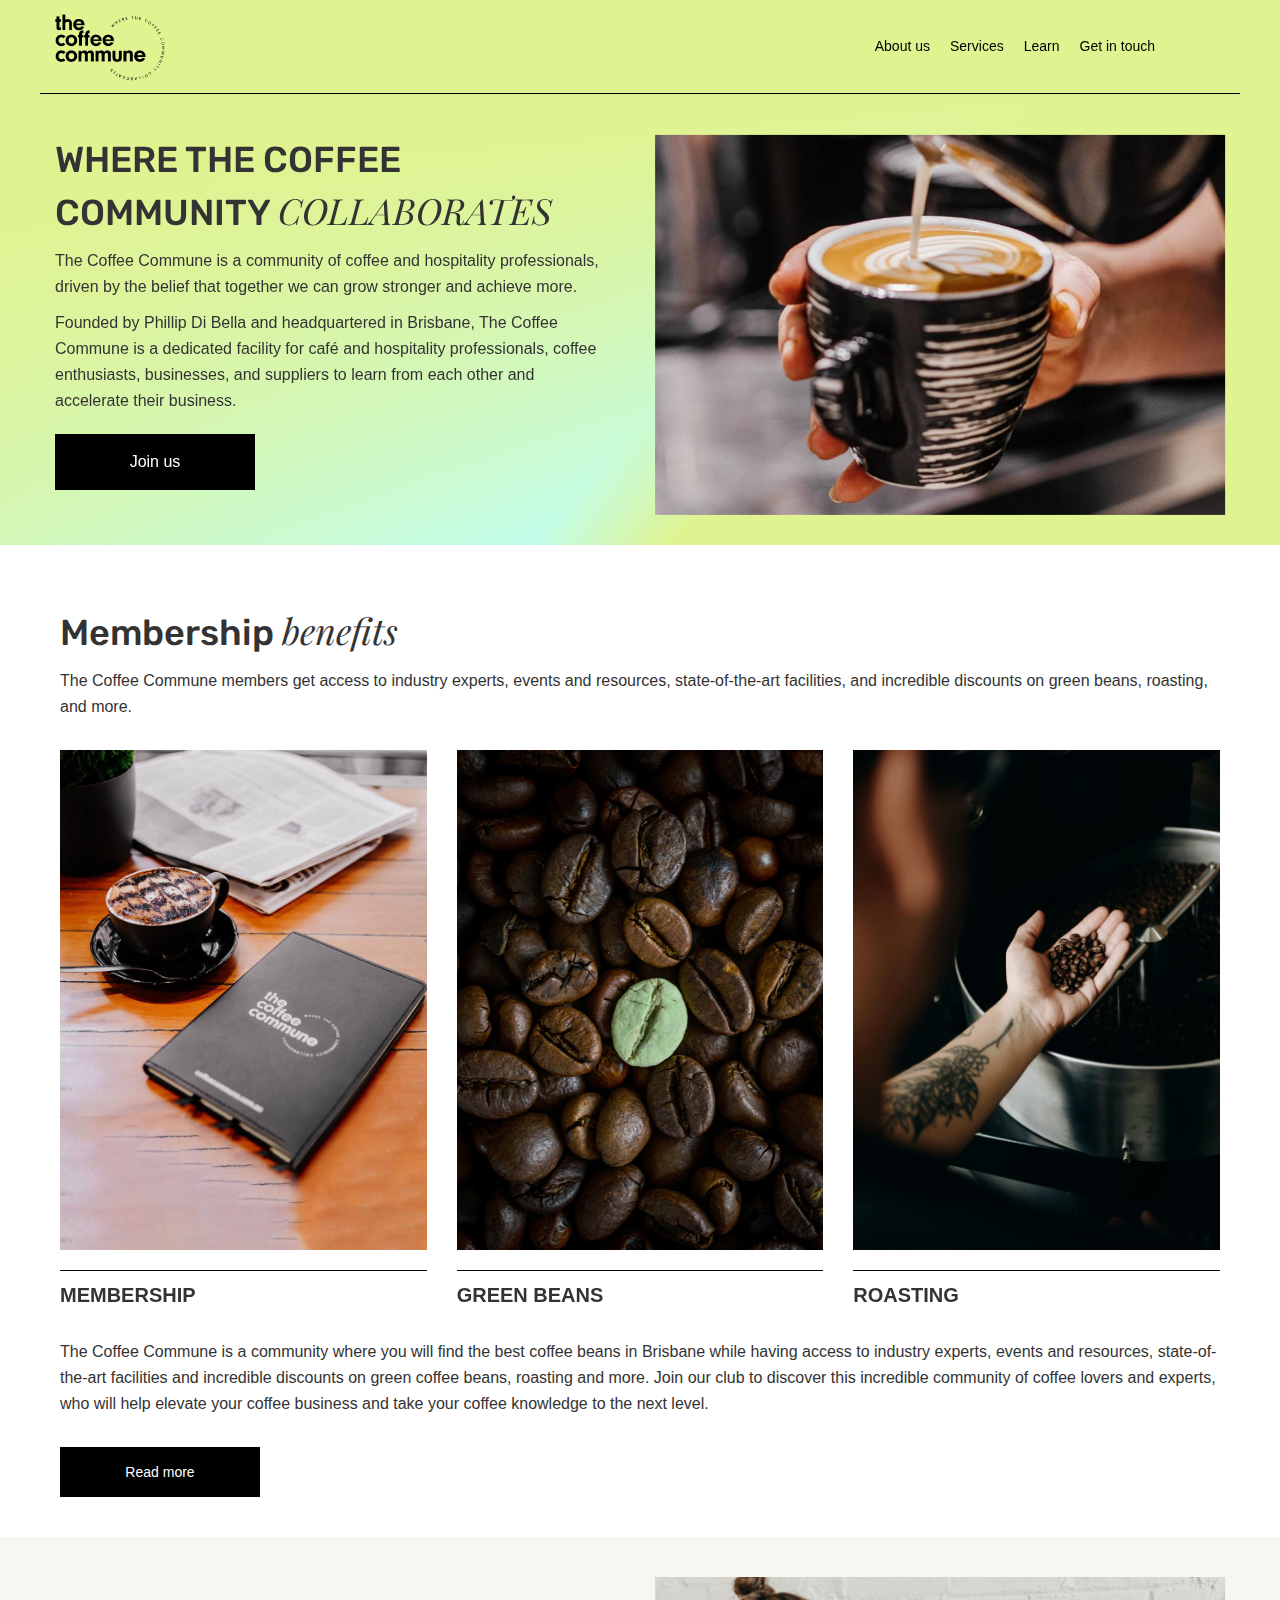
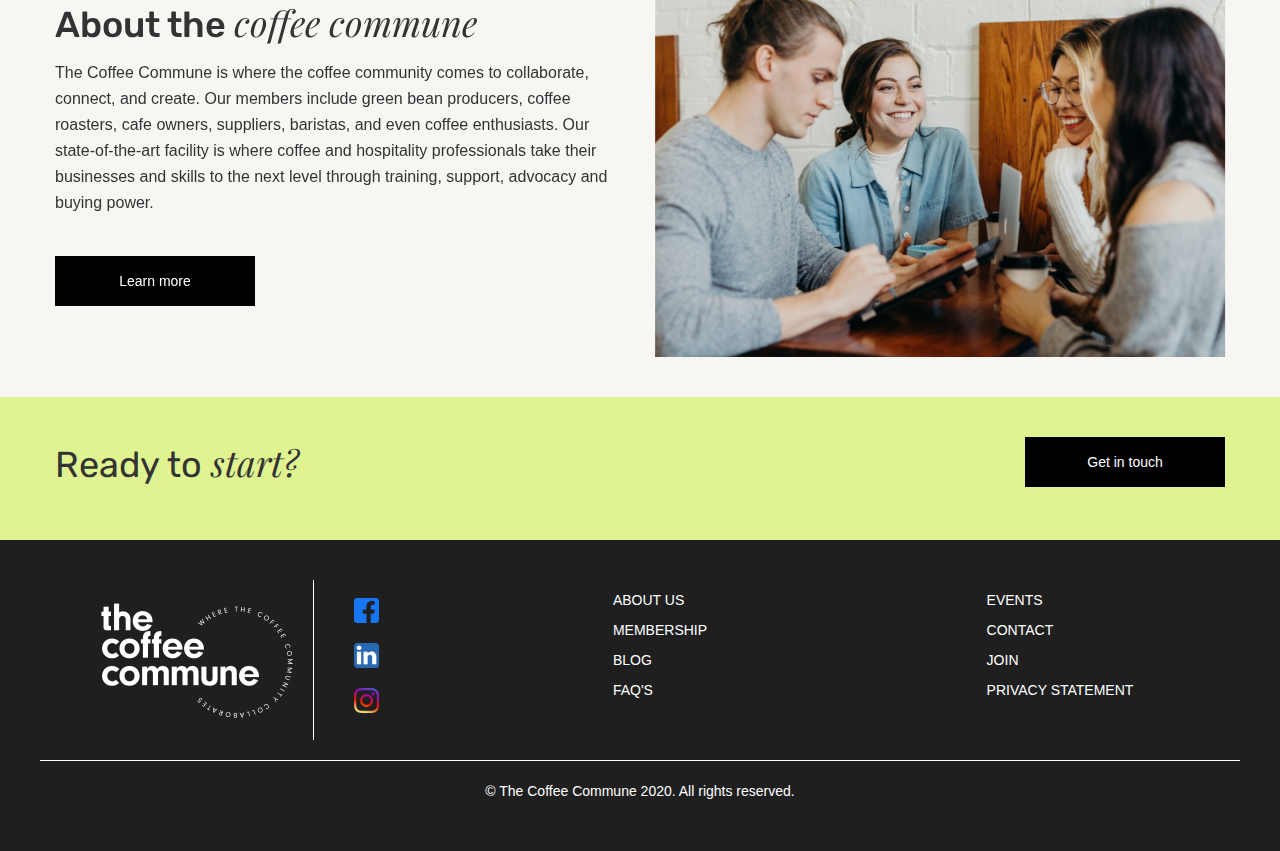
<file: index.html>
<!DOCTYPE html>
<html lang="en">
  <head>
    <meta charset="UTF-8" />
    <meta http-equiv="X-UA-Compatible" content="IE=edge" />
    <meta name="viewport" content="width=device-width, initial-scale=1.0" />
    <meta property="og:title" content="Coffee Commune" />
    <meta
      property="og:image"
      content="./static/tim-mossholder-YC6RVdoTtIk-unsplash-scaled-e1613813193283.jpg"
    />
    <link href="./style/style.css" rel="stylesheet" />
    <link rel="shortcut icon" href="./static/cc.ico" type="image/x-icon" />
    <link
      rel="stylesheet"
      href="https://stackpath.bootstrapcdn.com/bootstrap/3.4.1/css/bootstrap.min.css"
      integrity="sha384-HSMxcRTRxnN+Bdg0JdbxYKrThecOKuH5zCYotlSAcp1+c8xmyTe9GYg1l9a69psu"
      crossorigin="anonymous"
    />
    <script
      src="https://stackpath.bootstrapcdn.com/bootstrap/3.4.1/js/bootstrap.min.js"
      integrity="sha384-aJ21OjlMXNL5UyIl/XNwTMqvzeRMZH2w8c5cRVpzpU8Y5bApTppSuUkhZXN0VxHd"
      crossorigin="anonymous"
    ></script>
    <title>coffee commune</title>
  </head>
  <body>
    <nav id="mobilemenu" class="mobilemenu">
      <div id="close" class="mobilemenu__closebtn">
        <img width="30px" src="./static/cross.png" alt="cross" />
      </div>
      <div class="mobilemenu__content">
        <ul>
          <a href="./Aboutus.html"><li>About us</li></a>
          <a href="./membership.html"><li>Services</li></a>
          <a href="./Learn.html"><li>Learn</li></a>
          <a href="./contact.html"><li>Get in touch</li></a>
        </ul>
      </div>
    </nav>

    <main id="main">
      <header id="fixednav" class="fixednavbar">
        <div class="fixednavbar__row row">
          <a href="./index.html"
            ><img
              class="fixednavbar__logo col-lg-2 col-md-2 col-xs-2"
              src="./static/TheCoffeeCommune-LogoSeries-RGB-1-2logo-e1600866870209.png"
              alt="logo"
          /></a>
          <nav
            class="fixednavbar__list col-lg-10 col-md-10 hidden-xs hidden-sm"
          >
            <ul>
              <a href="./Aboutus.html"><li>About us</li></a>
              <a href="./membership.html"><li>Services</li></a>
              <a href="./Learn.html"><li>Learn</li></a>
              <a href="./contact.html"><li>Get in touch</li></a>
            </ul>
          </nav>
          <div id="burgerbtn" class="burgerbtn col-xs-10 visible-xs">
            <img width="30px" src="./static/burger.png" alt="burger" />
          </div>
        </div>
      </header>
      <section class="maincontent">
        <header class="navbar">
          <div class="navbar__row row">
            <img
              class="navbar__logo col-lg-2 col-md-2"
              src="./static/TheCoffeeCommune-LogoSeries-RGB-1-2logo-e1600866870209.png"
              alt="logo"
            />
            <nav class="navbar__list col-lg-10 col-md-10 hidden-xs hidden-sm">
              <ul>
                <a href="./Aboutus.html"><li>About us</li></a>
                <a href="./membership.html"><li>Services</li></a>
                <a href="./Learn.html"><li>Learn</li></a>
                <a href="./contact.html"><li>Get in touch</li></a>
              </ul>
            </nav>
          </div>
        </header>
        <section class="maincontent__content row">
          <div
            class="maincontent__content-title col-lg-6 col-md-8 col-sm-12 col-xs-12"
          >
            <h1>WHERE THE COFFEE COMMUNITY <span>COLLABORATES</span></h1>
            <p class="hidden-xs">
              The Coffee Commune is a community of coffee and hospitality
              professionals, driven by the belief that together we can grow
              stronger and achieve more.
            </p>
            <p class="hidden-xs">
              Founded by Phillip Di Bella and headquartered in Brisbane, The
              Coffee Commune is a dedicated facility for café and hospitality
              professionals, coffee enthusiasts, businesses, and suppliers to
              learn from each other and accelerate their business.
            </p>
            <p class="maincontent__content-title-button">
              <a href="./Aboutus.html">Join us</a>
            </p>
          </div>
          <img
            class="maincontent__content-image col-lg-6 col-md-4 col-sm-12 col-xs-12"
            src="./static/coffee-training-photo-op.jpg"
            alt="coffee"
          />
        </section>
      </section>
      <section class="membershipintro">
        <div class="membershipintro__content">
          <h3 class="membershipintro__content-title">
            Membership <span>benefits</span>
          </h3>

          <p class="membershipintro__content-des">
            The Coffee Commune members get access to industry experts, events
            and resources, state-of-the-art facilities, and incredible discounts
            on green beans, roasting, and more.
          </p>

          <div class="membershipintro__content-list">
            <div class="membershipintro__content-list-row row">
              <div class="col-lg-4">
                <div class="membershipintro__content-list-item">
                  <a href="./membership.html"
                    ><img
                      src="./static/Notepad-op.jpg"
                      alt="coffee and notebook"
                  /></a>
                </div>
                <p class="membershipintro__content-list-text">
                  <b>MEMBERSHIP</b>
                </p>
              </div>

              <div class="col-lg-4">
                <div class="membershipintro__content-list-item">
                  <a href="./greenBeans.html">
                    <img
                      src="./static/sabin-popa-WqCkUU30Gvk-unsplash-1365x2048-op.jpg"
                      alt="coffee bean"
                    />
                  </a>
                </div>
                <p class="membershipintro__content-list-text">
                  <b>GREEN BEANS</b>
                </p>
              </div>
              <div class="col-lg-4">
                <div class="membershipintro__content-list-item">
                  <a href="./roasting.html">
                    <img
                      src="./static/jonathan-sanchez-LcVyOlJVlEI-unsplash-scaled.jpg"
                      alt="make coffee"
                    />
                  </a>
                </div>
                <p class="membershipintro__content-list-text">
                  <b>ROASTING</b>
                </p>
              </div>
            </div>
          </div>
          <p class="membershipintro__content-des">
            The Coffee Commune is a community where you will find the best
            coffee beans in Brisbane while having access to industry experts,
            events and resources, state-of-the-art facilities and incredible
            discounts on green coffee beans, roasting and more. Join our club to
            discover this incredible community of coffee lovers and experts, who
            will help elevate your coffee business and take your coffee
            knowledge to the next level.
          </p>
          <div id="desgroup" class="membershipintro__content-des-group">
            <p class="membershipintro__content-des">
              <b>Coffee commune members</b>
            </p>
            <p class="membershipintro__content-des">
              Becoming a member of The Coffee Commune will introduce you to the
              best coffee roasters in Brisbane. Our coffee membership is open to
              cafes, suppliers, baristas and individuals who are coffee
              enthusiasts and wish to learn more about how to roast your own
              coffee. Through networking and training, your coffee membership
              will have your coffee business at the forefront of quality,
              flavour and aroma. As a member, you will also have increased
              buying power that will grow your business to become more
              profitable, sustainable and efficient.
            </p>
            <p class="membershipintro__content-des">
              <b>Access to our incredible roasting facilities</b>
            </p>
            <p class="membershipintro__content-des">
              We offer state of the art facilities in Brisbane where you can
              take advantage of our coffee roasting services or even create your
              own private label coffee using some of the best coffee beans in
              Brisbane. Having a private label coffee will set your café above
              the rest as it will be a blend of coffee specific to your taste
              profile and flavour requirements. Our roasting facilities are
              available for you to roast your own, or we can do it for you. The
              choice is entirely yours. As coffee stockists of such high-quality
              coffee beans, we are confident that we can create a blend beyond
              compare that you will be proud to label with your business name.
            </p>
            <p class="membershipintro__content-des">
              <b>Level up your roasting skills with a coffee course</b>
            </p>
            <p class="membershipintro__content-des">
              Attending one of our coffee roasting courses will have you
              creating your own delicious blend of beans in no time under the
              careful guidance and instruction from highly experienced coffee
              roasters. Whether you are a novice or a seasoned coffee roaster,
              we have courses available that cater to any level of expertise, so
              you can become one of the best in the field and serve the best
              coffee in Australia in your café or restaurant. Our courses are
              also suited to coffee enthusiasts who are simply curious about the
              process or wish to create their own unique blend to enjoy at home.
              There is something for everyone in the courses we offer.
            </p>
            <p class="membershipintro__content-des">
              <b>Attend coffee-themed events to enhance your craft</b>
            </p>
            <p class="membershipintro__content-des">
              Members of our coffee community have access to regular events to
              help enhance their coffee knowledge and skills, from coffee
              plantation tours to latte art competitions. We also offer business
              seminars that help you to improve in areas such as budgetary or
              marketing strategies. Meet and mingles are a great way to connect
              with fellow coffee enthusiasts to share ideas and experiences, and
              of course, to make new friends. We offer such a variety of fun,
              useful and practical events that you are guaranteed to find
              something that piques your interest or addresses your business
              needs.
            </p>
            <p class="membershipintro__content-des">
              <b>Visit our café in Brisbane</b>
            </p>
            <p class="membershipintro__content-des">
              Our café in Brisbane offers a delectable array of coffee and cakes
              or perhaps you prefer to enjoy breakfast, brunch or lunch with us.
              We are open to the public daily and our cafe can be hired out for
              private functions. Pop in for a visit and try some of the best
              coffee in Brisbane or pick up one of our bags of perfectly roasted
              coffee beans so you can enjoy our coffee in the office or at home
              as well.
            </p>
            <p class="membershipintro__content-des">
              Contact us today to join the club. The benefits of being part of
              our coffee community cannot be beaten. We look forward to
              providing you with the best quality coffee beans available, so you
              can provide the best for your business and your customers.
            </p>
          </div>
          <button id="readmore" class="membershipintro__content-button">
            Read more
          </button>
        </div>
      </section>
      <section class="aboutus">
        <div class="aboutus__content row">
          <div class="aboutus__content-description col-lg-6">
            <h3 class="aboutus__content-title">
              About the <span>coffee commune</span>
            </h3>
            <p class="aboutus__content-text">
              The Coffee Commune is where the coffee community comes to
              collaborate, connect, and create. Our members include green bean
              producers, coffee roasters, cafe owners, suppliers, baristas, and
              even coffee enthusiasts. Our state-of-the-art facility is where
              coffee and hospitality professionals take their businesses and
              skills to the next level through training, support, advocacy and
              buying power.
            </p>
            <p class="aboutus__content-button">
              <a href="./membership.html">Learn more</a>
            </p>
          </div>
          <img
            class="aboutus__content-image col-lg-6 col-xs-12"
            src="./static/brooke-cagle-uHVRvDr7pg-unsplash-1536x1024.jpg"
            alt="sda"
          />
        </div>
      </section>
      <section class="start">
        <div class="start__content row">
          <section
            class="start__content-textsection col-lg-6 col-md-6 col-sm-6 col-xs-12"
          >
            <p class="start__content-text">Ready to <span>start?</span></p>
          </section>
          <section
            class="start__content-buttonsection col-lg-6 col-lg-6 col-md-6 col-sm-6 col-xs-12"
          >
            <p class="start__content-button">
              <a href="./contact.html">Get in touch</a>
            </p>
          </section>
        </div>
      </section>
    </main>
    <footer class="footer">
      <div class="footer__row row">
        <div class="footer__col col-lg-4">
          <img
            class="footer__col-logo"
            src="./static/TheCoffeeCommune-LogoSeries-RGB-1-2logo-e1600866870209.png"
            alt="logo"
          />
          <ul class="footer__col-list">
            <li>
              <img
                class="footer__col-list-icon"
                width="25px"
                height="25px"
                src="./static/5365678_fb_facebook_facebook logo_icon.png"
                alt="facebook"
              />
            </li>
            <li>
              <img
                class="footer__col-list-icon"
                width="25px"
                height="25px"
                src="./static/5296501_linkedin_network_linkedin logo_icon.png"
                alt="linkedin"
              />
            </li>
            <li>
              <img
                class="footer__col-list-icon"
                width="25px"
                height="25px"
                src="./static/5296765_camera_instagram_instagram logo_icon.png"
                alt="instagram"
              />
            </li>
          </ul>
        </div>
        <div class="footer__col col-lg-4 col-xs-6">
          <ul class="footer__col-list">
            <li>ABOUT US</li>
            <li>MEMBERSHIP</li>
            <li>BLOG</li>
            <li>FAQ'S</li>
          </ul>
        </div>
        <div class="footer__col col-lg-4 col-xs-6">
          <ul class="footer__col-list">
            <li>EVENTS</li>
            <li>CONTACT</li>
            <li>JOIN</li>
            <li>PRIVACY STATEMENT</li>
          </ul>
        </div>
      </div>
      <div class="footer__row row">
        <p class="footer__row-copyright">
          &copy; The Coffee Commune 2020. All rights reserved.
        </p>
      </div>
    </footer>
  </body>
  <script type="text/javascript" src="script/script.js"></script>
  <script type="text/javascript" src="script/burgermenu.js"></script>
</html>
</file>
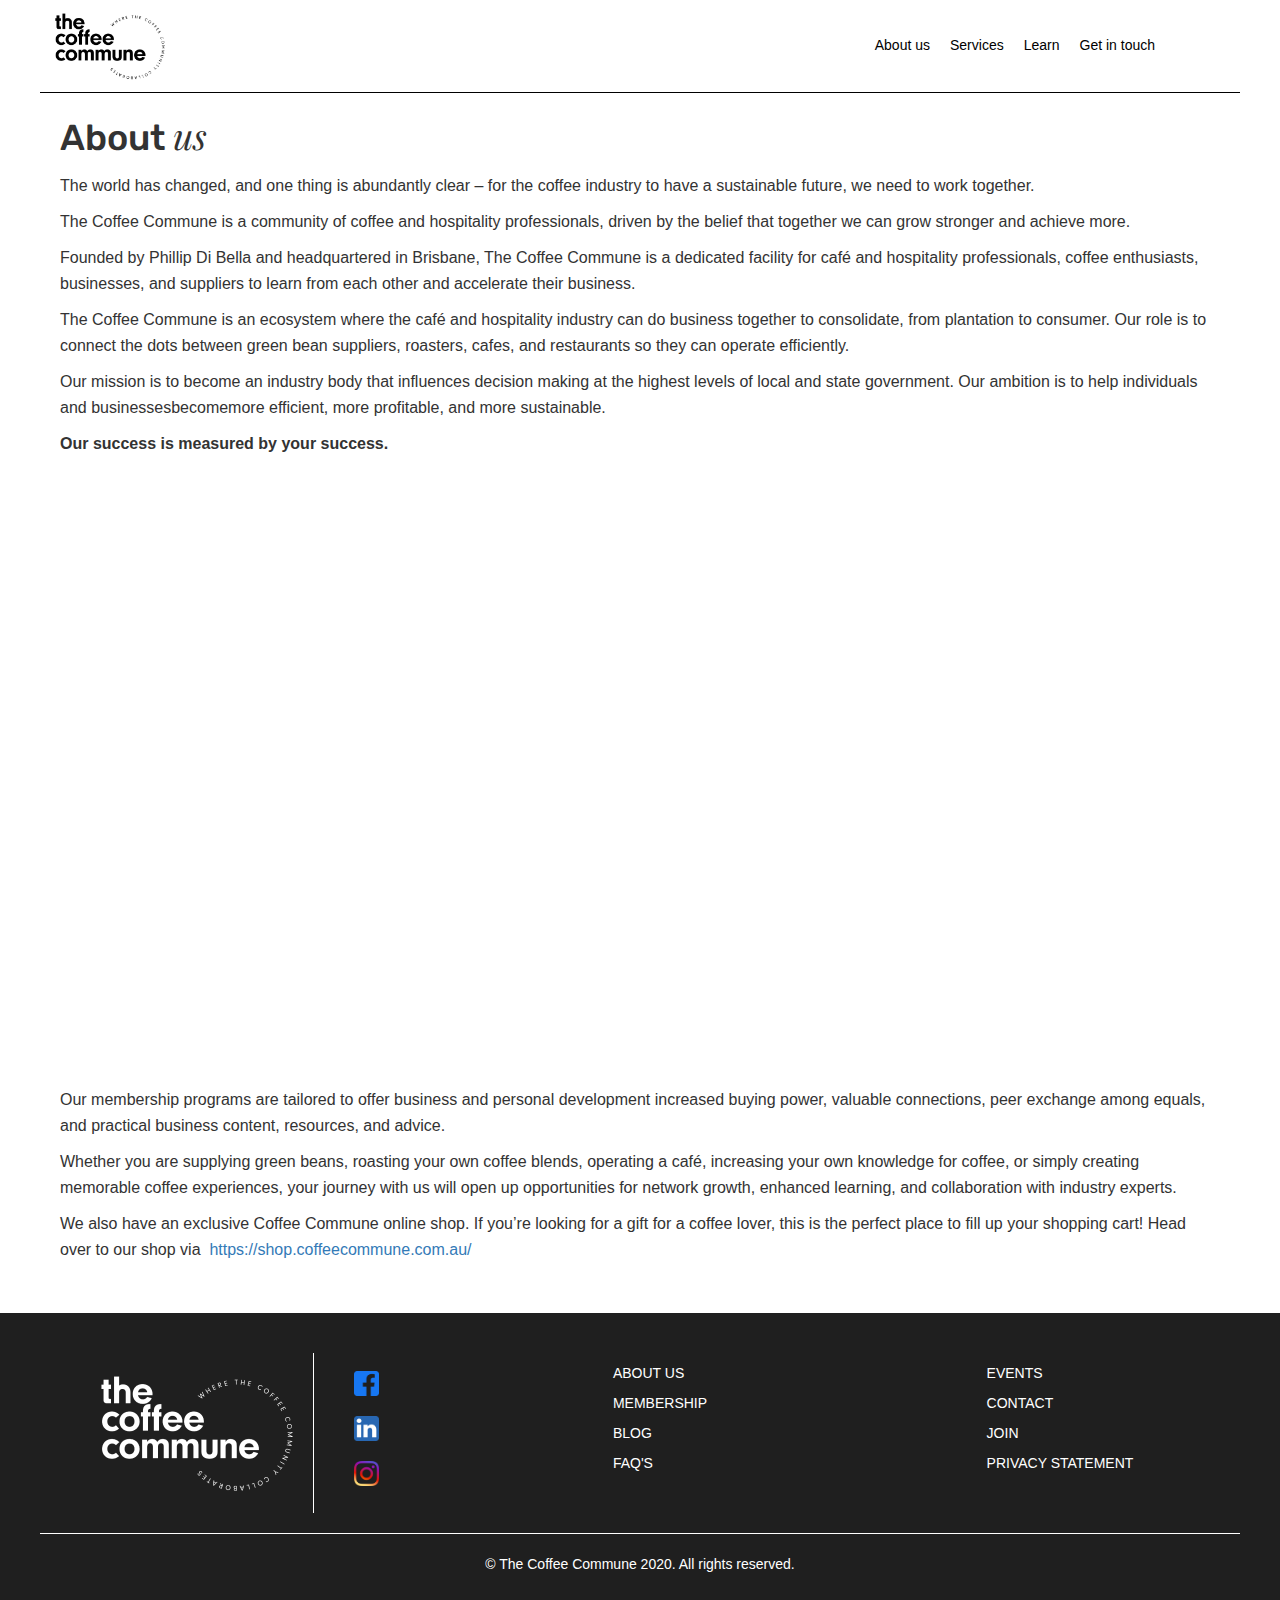
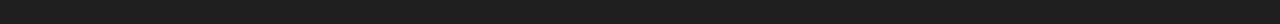
<file: Aboutus.html>
<!DOCTYPE html>
<html lang="en">
  <head>
    <meta charset="UTF-8" />
    <meta http-equiv="X-UA-Compatible" content="IE=edge" />
    <link href="./style/aboutus.css" rel="stylesheet" />
    <meta name="viewport" content="width=device-width, initial-scale=1.0" />
    <link rel="shortcut icon" href="./static/cc.ico" type="image/x-icon" />
    <link
      rel="stylesheet"
      href="https://stackpath.bootstrapcdn.com/bootstrap/3.4.1/css/bootstrap.min.css"
      integrity="sha384-HSMxcRTRxnN+Bdg0JdbxYKrThecOKuH5zCYotlSAcp1+c8xmyTe9GYg1l9a69psu"
      crossorigin="anonymous"
    />
    <script
      src="https://stackpath.bootstrapcdn.com/bootstrap/3.4.1/js/bootstrap.min.js"
      integrity="sha384-aJ21OjlMXNL5UyIl/XNwTMqvzeRMZH2w8c5cRVpzpU8Y5bApTppSuUkhZXN0VxHd"
      crossorigin="anonymous"
    ></script>
    <title>coffee commune</title>
  </head>
  <body>
    <nav id="mobilemenu" class="mobilemenu">
      <div id="close" class="mobilemenu__closebtn">
        <img width="30px" src="./static/cross.png" alt="cross" />
      </div>

      <div class="mobilemenu__content">
        <ul>
          <a href="./Aboutus.html"><li>About us</li></a>
          <a href="./membership.html"><li>Services</li></a>
          <a href="./Learn.html"><li>Learn</li></a>
          <a href="./contact.html"><li>Get in touch</li></a>
        </ul>
      </div>
    </nav>
    <main>
      <header id="fixednav" class="fixednavbar">
        <div class="fixednavbar__row row">
          <a href="./index.html"
            ><img
              class="fixednavbar__logo col-lg-2 col-md-2 col-xs-2"
              src="./static/TheCoffeeCommune-LogoSeries-RGB-1-2logo-e1600866870209.png"
              alt="logo"
          /></a>
          <nav
            class="fixednavbar__list col-lg-10 col-md-10 hidden-xs hidden-sm"
          >
            <ul>
              <a href="./Aboutus.html"><li>About us</li></a>
              <a href="./membership.html"><li>Services</li></a>
              <a href="./Learn.html"><li>Learn</li></a>
              <a href="./contact.html"><li>Get in touch</li></a>
            </ul>
          </nav>
          <div id="burgerbtn" class="burgerbtn col-xs-10 visible-xs">
            <img width="30px" src="./static/burger.png" alt="burger" />
          </div>
        </div>
      </header>
      <div class="content">
        <section>
          <h3 class="content__title">About <span>us</span></h3>
          <p class="content__text">
            The world has changed, and one thing is abundantly clear – for the
            coffee industry to have a sustainable future, we need to work
            together.
          </p>
          <p class="content__text">
            The Coffee Commune is a community of coffee and hospitality
            professionals, driven by the belief that together we can grow
            stronger and achieve more.
          </p>
          <p class="content__text">
            Founded by Phillip Di Bella and headquartered in Brisbane, The
            Coffee Commune is a dedicated facility for caf&eacute; and
            hospitality professionals, coffee enthusiasts, businesses, and
            suppliers to learn from each other and accelerate their business.
          </p>
          <p class="content__text">
            The Coffee Commune is an ecosystem where the caf&eacute; and
            hospitality industry can do business together to consolidate, from
            plantation to consumer. Our role is to connect the dots between
            green bean suppliers, roasters, cafes, and restaurants so they can
            operate efficiently.
          </p>
          <p class="content__text">
            Our mission is to become an industry body that influences decision
            making at the highest levels of local and state government. Our
            ambition is to help individuals and businessesbecomemore efficient,
            more profitable, and more sustainable.
          </p>
          <p class="content__text">
            <b>Our success is measured by your success.</b>
          </p>

          <div class="content__video">
            <iframe
              width="100%"
              height="100%"
              src="https://www.youtube.com/embed/n4cwXkXLJqM"
              title="YouTube video player"
              frameborder="0"
              allow="accelerometer; autoplay; clipboard-write; encrypted-media; gyroscope; picture-in-picture"
              allowfullscreen
            ></iframe>
          </div>
          <p class="content__text">
            Our membership programs are tailored to offer business and personal
            development increased buying power, valuable connections, peer
            exchange among equals, and practical business content, resources,
            and advice.
          </p>
          <p class="content__text">
            Whether you are supplying green beans, roasting your own coffee
            blends, operating a caf&eacute;, increasing your own knowledge for
            coffee, or simply creating memorable coffee experiences, your
            journey with us will open up opportunities for network growth,
            enhanced learning, and collaboration with industry experts.
          </p>
          <p class="content__text">
            We also have an exclusive Coffee Commune online shop. If
            you&rsquo;re looking for a gift for a coffee lover, this is the
            perfect place to fill up your shopping cart! Head over to our shop
            via&nbsp;
            <a href="https://shop.coffeecommune.com.au/" target="_blank">
              https://shop.coffeecommune.com.au/
            </a>
          </p>
        </section>
      </div>
      <footer class="footer">
        <div class="footer__row row">
          <div class="footer__col col-lg-4">
            <img
              class="footer__col-logo"
              src="./static/TheCoffeeCommune-LogoSeries-RGB-1-2logo-e1600866870209.png"
              alt="logo"
            />
            <ul class="footer__col-list">
              <li>
                <img
                  class="footer__col-list-icon"
                  width="25px"
                  height="25px"
                  src="./static/5365678_fb_facebook_facebook logo_icon.png"
                  alt="facebook"
                />
              </li>
              <li>
                <img
                  class="footer__col-list-icon"
                  width="25px"
                  height="25px"
                  src="./static/5296501_linkedin_network_linkedin logo_icon.png"
                  alt="linkedin"
                />
              </li>
              <li>
                <img
                  class="footer__col-list-icon"
                  width="25px"
                  height="25px"
                  src="./static/5296765_camera_instagram_instagram logo_icon.png"
                  alt="instagram"
                />
              </li>
            </ul>
          </div>
          <div class="footer__col col-lg-4 col-xs-6">
            <ul class="footer__col-list">
              <li>ABOUT US</li>
              <li>MEMBERSHIP</li>
              <li>BLOG</li>
              <li>FAQ'S</li>
            </ul>
          </div>
          <div class="footer__col col-lg-4 col-xs-6">
            <ul class="footer__col-list">
              <li>EVENTS</li>
              <li>CONTACT</li>
              <li>JOIN</li>
              <li>PRIVACY STATEMENT</li>
            </ul>
          </div>
        </div>
        <div class="footer__row row">
          <p class="footer__row-copyright">
            &copy; The Coffee Commune 2020. All rights reserved.
          </p>
        </div>
      </footer>
    </main>
  </body>
  <script type="text/javascript" src="script/burgermenu.js"></script>
</html>
</file>
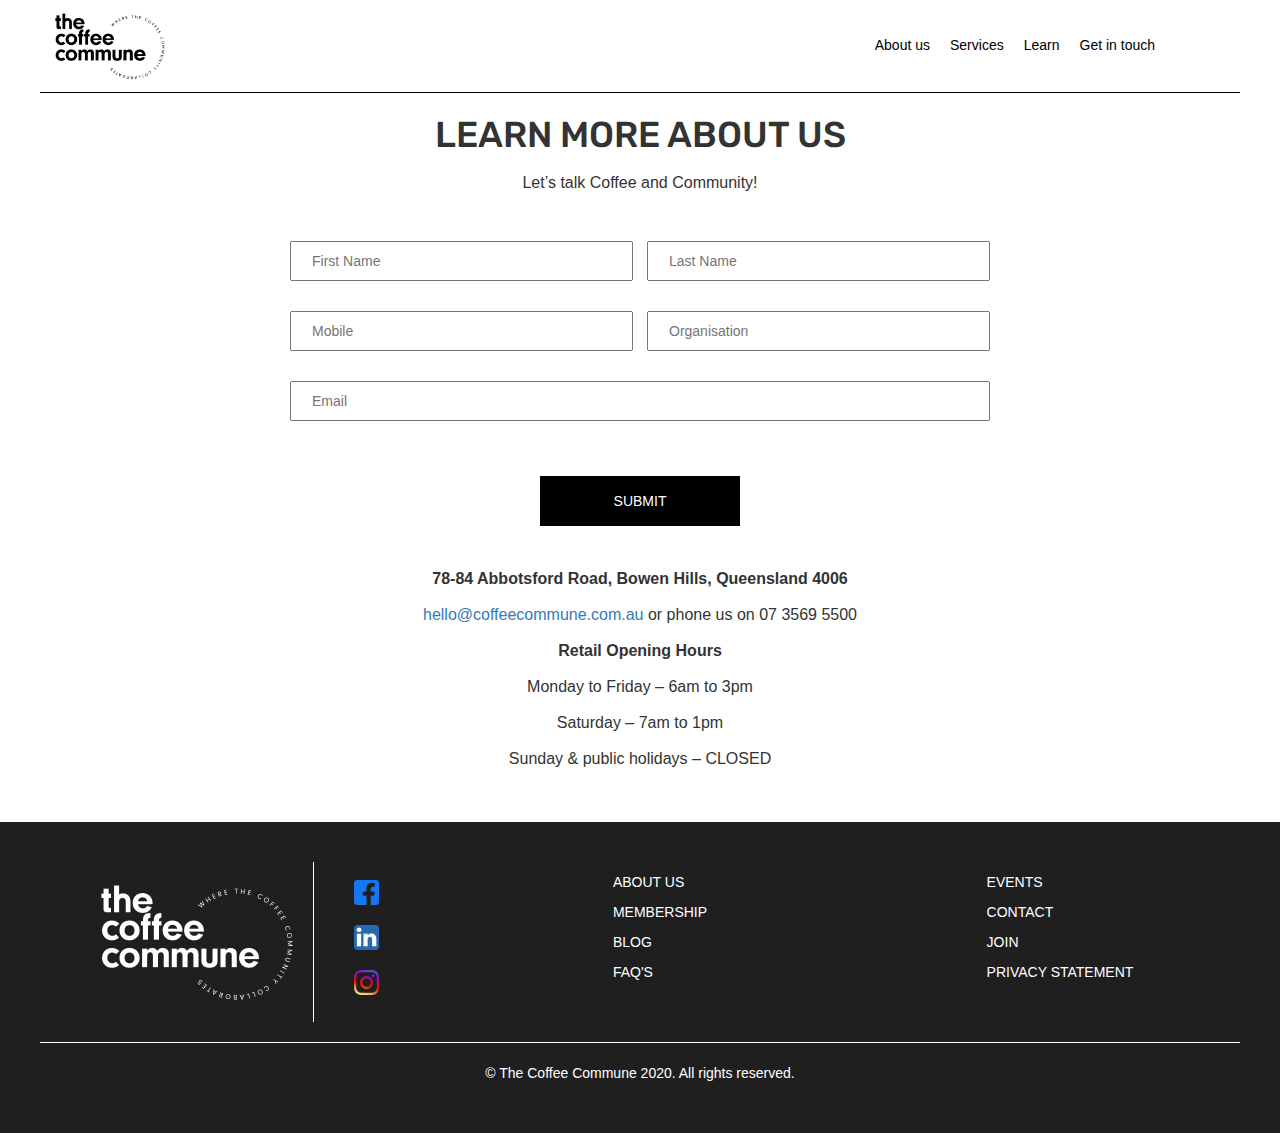
<file: contact.html>
<!DOCTYPE html>
<html lang="en">
  <head>
    <meta charset="UTF-8" />
    <meta http-equiv="X-UA-Compatible" content="IE=edge" />
    <link href="./style/contact.css" rel="stylesheet" />
    <meta name="viewport" content="width=device-width, initial-scale=1.0" />
    <link rel="shortcut icon" href="./static/cc.ico" type="image/x-icon" />
    <link
      rel="stylesheet"
      href="https://stackpath.bootstrapcdn.com/bootstrap/3.4.1/css/bootstrap.min.css"
      integrity="sha384-HSMxcRTRxnN+Bdg0JdbxYKrThecOKuH5zCYotlSAcp1+c8xmyTe9GYg1l9a69psu"
      crossorigin="anonymous"
    />
    <script
      src="https://stackpath.bootstrapcdn.com/bootstrap/3.4.1/js/bootstrap.min.js"
      integrity="sha384-aJ21OjlMXNL5UyIl/XNwTMqvzeRMZH2w8c5cRVpzpU8Y5bApTppSuUkhZXN0VxHd"
      crossorigin="anonymous"
    ></script>
    <title>coffee commune</title>
  </head>
  <body>
    <nav id="mobilemenu" class="mobilemenu">
      <div id="close" class="mobilemenu__closebtn">
        <img width="30px" src="./static/cross.png" alt="cross" />
      </div>

      <div class="mobilemenu__content">
        <ul>
          <a href="./Aboutus.html"><li>About us</li></a>
          <a href="./membership.html"><li>Services</li></a>
          <a href="./Learn.html"><li>Learn</li></a>
          <a href="./contact.html"><li>Get in touch</li></a>
        </ul>
      </div>
    </nav>
    <main>
      <header id="fixednav" class="fixednavbar">
        <div class="fixednavbar__row row">
          <a href="./index.html"
            ><img
              class="fixednavbar__logo col-lg-2 col-md-2 col-xs-2"
              src="./static/TheCoffeeCommune-LogoSeries-RGB-1-2logo-e1600866870209.png"
              alt="logo"
          /></a>
          <nav
            class="fixednavbar__list col-lg-10 col-md-10 hidden-xs hidden-sm"
          >
            <ul>
              <a href="./Aboutus.html"><li>About us</li></a>
              <a href="./membership.html"><li>Services</li></a>
              <a href="./Learn.html"><li>Learn</li></a>
              <a href="./contact.html"><li>Get in touch</li></a>
            </ul>
          </nav>
          <div id="burgerbtn" class="burgerbtn col-xs-10 visible-xs">
            <img width="30px" src="./static/burger.png" alt="burger" />
          </div>
        </div>
      </header>
      <section class="content">
        <h3 class="content__title">LEARN MORE ABOUT US</h3>
        <p class="content__text">Let’s talk Coffee and Community!</p>
        <div class="content__form">
          <div class="content__form-row">
            <input
              type="text"
              class="content__form-row-input"
              placeholder="First Name"
            />
            <input
              type="text"
              class="content__form-row-input"
              placeholder="Last Name"
            />
          </div>
          <div class="content__form-row">
            <input
              type="text"
              class="content__form-row-input"
              placeholder="Mobile"
            />
            <input
              type="text"
              class="content__form-row-input"
              placeholder="Organisation"
            />
          </div>
          <input type="text" class="content__form-input" placeholder="Email" />
          <div class="content_button-container">
            <button class="content__button">SUBMIT</button>
          </div>
          <p class="content__text">
            <b>78-84 Abbotsford Road, Bowen Hills, Queensland 4006</b>
          </p>
          <p class="content__text">
            <a href="mailto:hello@coffeecommune.com.au" target="_blank"
              >hello@coffeecommune.com.au</a
            >
            or phone us on 07 3569 5500
          </p>
          <p class="content__text">
            <b>Retail Opening Hours</b>
          </p>
          <p class="content__text">Monday to Friday – 6am to 3pm</p>
          <p class="content__text">Saturday – 7am to 1pm</p>
          <p class="content__text">Sunday & public holidays – CLOSED</p>
        </div>
      </section>
      <footer class="footer">
        <div class="footer__row row">
          <div class="footer__col col-lg-4">
            <img
              class="footer__col-logo"
              src="./static/TheCoffeeCommune-LogoSeries-RGB-1-2logo-e1600866870209.png"
              alt="logo"
            />
            <ul class="footer__col-list">
              <li>
                <img
                  class="footer__col-list-icon"
                  width="25px"
                  height="25px"
                  src="./static/5365678_fb_facebook_facebook logo_icon.png"
                  alt="facebook"
                />
              </li>
              <li>
                <img
                  class="footer__col-list-icon"
                  width="25px"
                  height="25px"
                  src="./static/5296501_linkedin_network_linkedin logo_icon.png"
                  alt="linkedin"
                />
              </li>
              <li>
                <img
                  class="footer__col-list-icon"
                  width="25px"
                  height="25px"
                  src="./static/5296765_camera_instagram_instagram logo_icon.png"
                  alt="instagram"
                />
              </li>
            </ul>
          </div>
          <div class="footer__col col-lg-4 col-xs-6">
            <ul class="footer__col-list">
              <li>ABOUT US</li>
              <li>MEMBERSHIP</li>
              <li>BLOG</li>
              <li>FAQ'S</li>
            </ul>
          </div>
          <div class="footer__col col-lg-4 col-xs-6">
            <ul class="footer__col-list">
              <li>EVENTS</li>
              <li>CONTACT</li>
              <li>JOIN</li>
              <li>PRIVACY STATEMENT</li>
            </ul>
          </div>
        </div>
        <div class="footer__row row">
          <p class="footer__row-copyright">
            &copy; The Coffee Commune 2020. All rights reserved.
          </p>
        </div>
      </footer>
    </main>
  </body>
  <script type="text/javascript" src="script/burgermenu.js"></script>
</html>
</file>
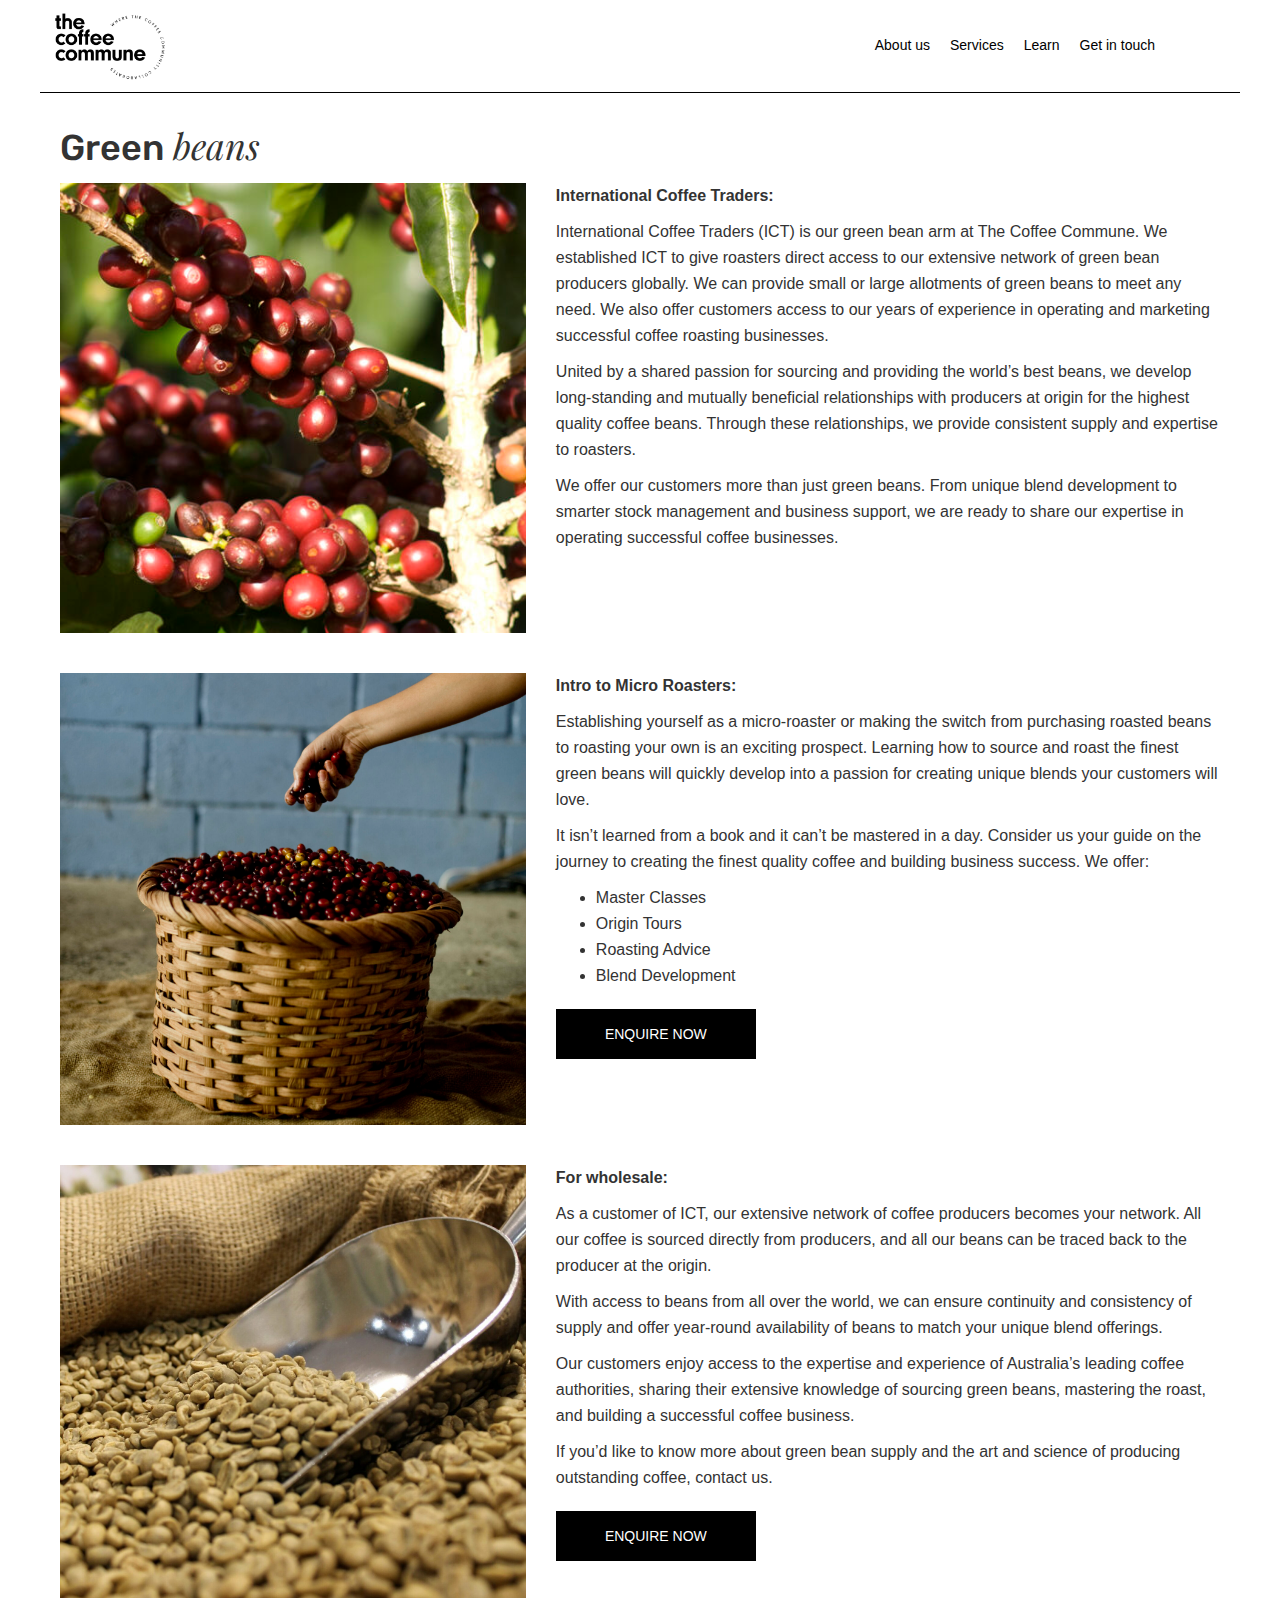
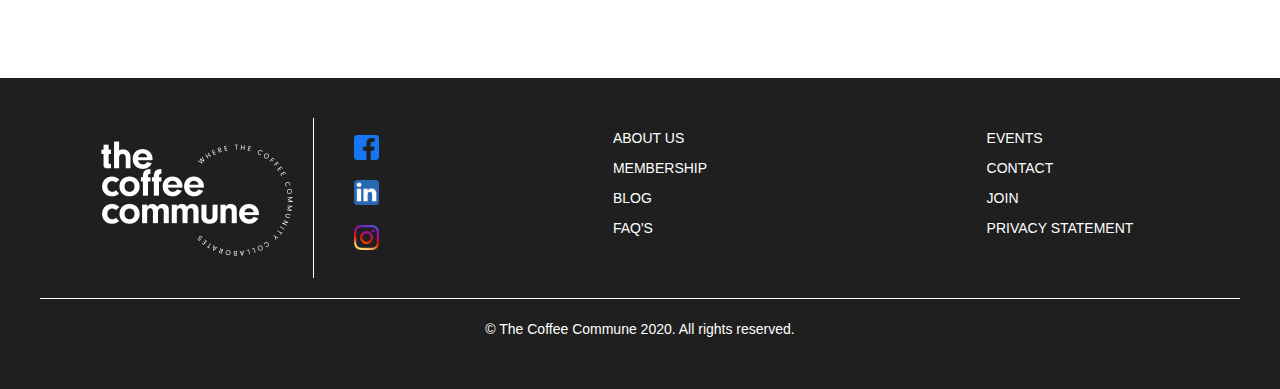
<file: greenBeans.html>
<!DOCTYPE html>
<html lang="en">
  <head>
    <meta charset="UTF-8" />
    <meta http-equiv="X-UA-Compatible" content="IE=edge" />
    <link href="./style/greenBeans.css" rel="stylesheet" />
    <meta name="viewport" content="width=device-width, initial-scale=1.0" />
    <link rel="shortcut icon" href="./static/cc.ico" type="image/x-icon" />
    <link
      rel="stylesheet"
      href="https://stackpath.bootstrapcdn.com/bootstrap/3.4.1/css/bootstrap.min.css"
      integrity="sha384-HSMxcRTRxnN+Bdg0JdbxYKrThecOKuH5zCYotlSAcp1+c8xmyTe9GYg1l9a69psu"
      crossorigin="anonymous"
    />
    <script
      src="https://stackpath.bootstrapcdn.com/bootstrap/3.4.1/js/bootstrap.min.js"
      integrity="sha384-aJ21OjlMXNL5UyIl/XNwTMqvzeRMZH2w8c5cRVpzpU8Y5bApTppSuUkhZXN0VxHd"
      crossorigin="anonymous"
    ></script>
    <title>coffee commune</title>
  </head>
  <body>
    <nav id="mobilemenu" class="mobilemenu">
      <div id="close" class="mobilemenu__closebtn">
        <img width="30px" src="./static/cross.png" alt="cross" />
      </div>
      <div class="mobilemenu__content">
        <ul>
          <a href="./Aboutus.html"><li>About us</li></a>
          <a href="./membership.html"><li>Services</li></a>
          <a href="./Learn.html"><li>Learn</li></a>
          <a href="./contact.html"><li>Get in touch</li></a>
        </ul>
      </div>
    </nav>
    <main>
      <header id="fixednav" class="fixednavbar">
        <div class="fixednavbar__row row">
          <a href="./index.html"
            ><img
              class="fixednavbar__logo col-lg-2 col-md-2 col-xs-2"
              src="./static/TheCoffeeCommune-LogoSeries-RGB-1-2logo-e1600866870209.png"
              alt="logo"
          /></a>
          <nav
            class="fixednavbar__list col-lg-10 col-md-10 hidden-xs hidden-sm"
          >
            <ul>
              <a href="./Aboutus.html"><li>About us</li></a>
              <a href="./membership.html"><li>Services</li></a>
              <a href="./Learn.html"><li>Learn</li></a>
              <a href="./contact.html"><li>Get in touch</li></a>
            </ul>
          </nav>
          <div id="burgerbtn" class="burgerbtn col-xs-10 visible-xs">
            <img width="30px" src="./static/burger.png" alt="burger" />
          </div>
        </div>
      </header>
      <div class="content">
        <h3 class="content__title">Green<span> beans</span></h3>
        <section class="content__row row">
          <img
            class="content__img col-lg-5 col-xs-12"
            src="./static/coffee-cherry-plant-1-e1613458292410.jpg"
            alt=""
          />
          <div class="content__des col-lg-7 col-xs-12">
            <p class="content__text"><b>International Coffee Traders:</b></p>
            <p class="content__text">
              International Coffee Traders (ICT) is our green bean arm at The
              Coffee Commune. We established ICT to give roasters direct access
              to our extensive network of green bean producers globally. We can
              provide small or large allotments of green beans to meet any need.
              We also offer customers access to our years of experience in
              operating and marketing successful coffee roasting businesses.
            </p>
            <p class="content__text">
              United by a shared passion for sourcing and providing the world’s
              best beans, we develop long-standing and mutually beneficial
              relationships with producers at origin for the highest quality
              coffee beans. Through these relationships, we provide consistent
              supply and expertise to roasters.
            </p>
            <p class="content__text">
              We offer our customers more than just green beans. From unique
              blend development to smarter stock management and business
              support, we are ready to share our expertise in operating
              successful coffee businesses.
            </p>
          </div>
        </section>
        <section class="content__row row">
          <img
            class="content__img col-lg-5 col-xs-12"
            src="./static/coffee-cherry-basket-with-hands-4-scaled-e1613458446681-1536x1490.jpg"
            alt=""
          />
          <div class="content__des col-lg-7 col-xs-12">
            <p class="content__text"><b>Intro to Micro Roasters:</b></p>
            <p class="content__text">
              Establishing yourself as a micro-roaster or making the switch from
              purchasing roasted beans to roasting your own is an exciting
              prospect. Learning how to source and roast the finest green beans
              will quickly develop into a passion for creating unique blends
              your customers will love.
            </p>
            <p class="content__text">
              It isn&rsquo;t learned from a book and it can&rsquo;t be mastered
              in a day. Consider us your guide on the journey to creating the
              finest quality coffee and building business success. We offer:
            </p>
            <ul>
              <li class="content__text">Master Classes</li>
              <li class="content__text">Origin Tours</li>
              <li class="content__text">Roasting Advice</li>
              <li class="content__text">Blend Development</li>
            </ul>
            <p class="content__button">
              <a href="#">ENQUIRE NOW</a>
            </p>
          </div>
        </section>
        <section class="content__row row">
          <img
            class="content__img col-lg-5 col-xs-12"
            src="./static/IMG_3646-scaled-2-e1613460260163-1536x1427.jpg"
            alt=""
          />
          <div class="content__des col-lg-7 col-xs-12">
            <p class="content__text"><b>For wholesale:</b></p>
            <p class="content__text">
              As a customer of ICT, our extensive network of coffee producers
              becomes your network. All our coffee is sourced directly from
              producers, and all our beans can be traced back to the producer at
              the origin.
            </p>
            <p class="content__text">
              With access to beans from all over the world, we can ensure
              continuity and consistency of supply and offer year-round
              availability of beans to match your unique blend offerings.
            </p>
            <p class="content__text">
              Our customers enjoy access to the expertise and experience of
              Australia’s leading coffee authorities, sharing their extensive
              knowledge of sourcing green beans, mastering the roast, and
              building a successful coffee business.
            </p>
            <p class="content__text">
              If you’d like to know more about green bean supply and the art and
              science of producing outstanding coffee, contact us.
            </p>
            <p class="content__button">
              <a href="#">ENQUIRE NOW</a>
            </p>
          </div>
        </section>
      </div>
      <footer class="footer">
        <div class="footer__row row">
          <div class="footer__col col-lg-4">
            <img
              class="footer__col-logo"
              src="./static/TheCoffeeCommune-LogoSeries-RGB-1-2logo-e1600866870209.png"
              alt="logo"
            />
            <ul class="footer__col-list">
              <li>
                <img
                  class="footer__col-list-icon"
                  width="25px"
                  height="25px"
                  src="./static/5365678_fb_facebook_facebook logo_icon.png"
                  alt="facebook"
                />
              </li>
              <li>
                <img
                  class="footer__col-list-icon"
                  width="25px"
                  height="25px"
                  src="./static/5296501_linkedin_network_linkedin logo_icon.png"
                  alt="linkedin"
                />
              </li>
              <li>
                <img
                  class="footer__col-list-icon"
                  width="25px"
                  height="25px"
                  src="./static/5296765_camera_instagram_instagram logo_icon.png"
                  alt="instagram"
                />
              </li>
            </ul>
          </div>
          <div class="footer__col col-lg-4 col-xs-6">
            <ul class="footer__col-list">
              <li>ABOUT US</li>
              <li>MEMBERSHIP</li>
              <li>BLOG</li>
              <li>FAQ'S</li>
            </ul>
          </div>
          <div class="footer__col col-lg-4 col-xs-6">
            <ul class="footer__col-list">
              <li>EVENTS</li>
              <li>CONTACT</li>
              <li>JOIN</li>
              <li>PRIVACY STATEMENT</li>
            </ul>
          </div>
        </div>
        <div class="footer__row row">
          <p class="footer__row-copyright">
            &copy; The Coffee Commune 2020. All rights reserved.
          </p>
        </div>
      </footer>
    </main>
  </body>
  <script type="text/javascript" src="script/burgermenu.js"></script>
</html>
</file>
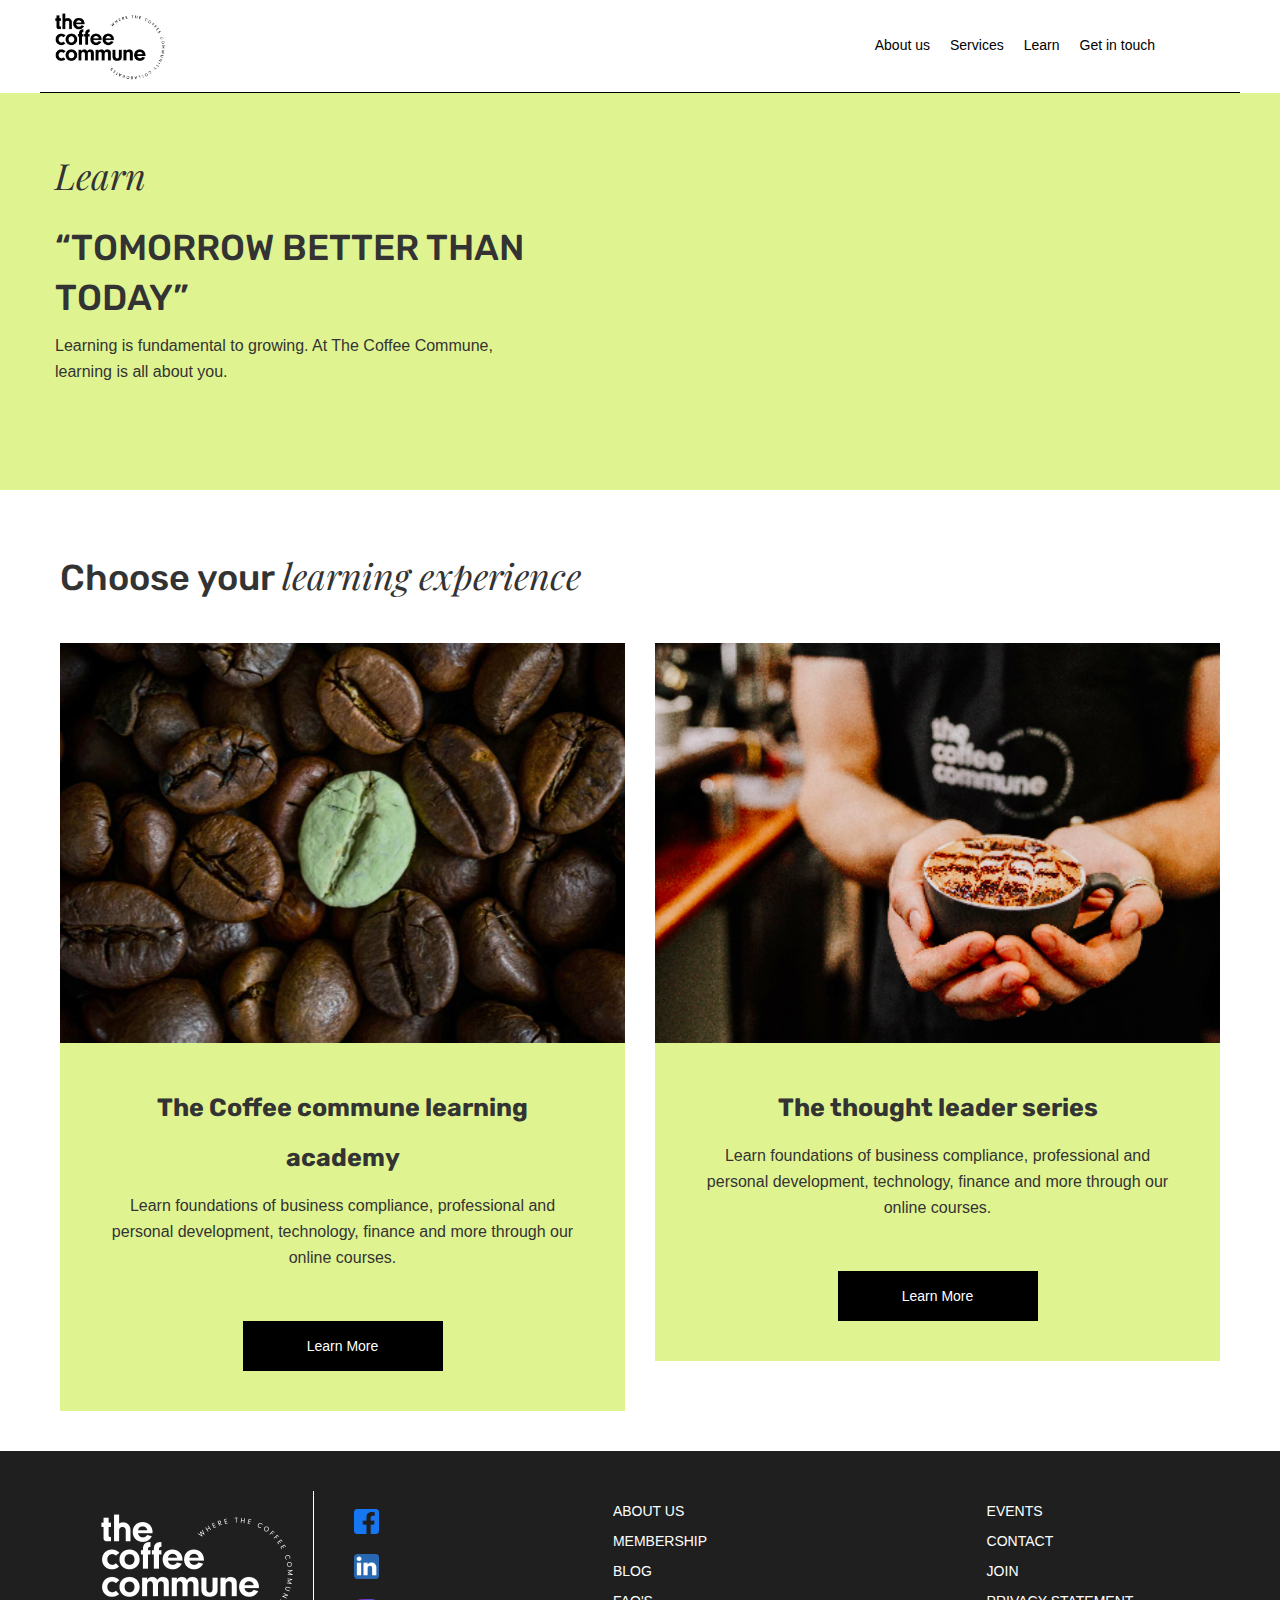
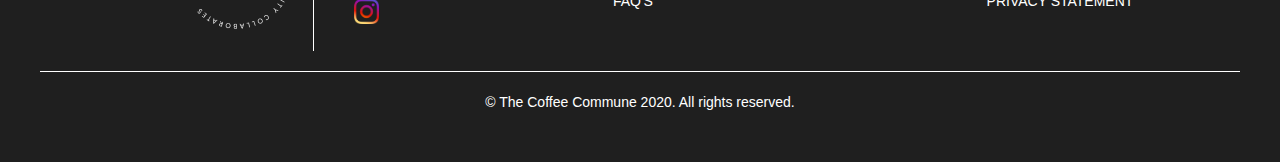
<file: Learn.html>
<!DOCTYPE html>
<html lang="en">
  <head>
    <meta charset="UTF-8" />
    <meta http-equiv="X-UA-Compatible" content="IE=edge" />
    <link href="./style/learn.css" rel="stylesheet" />
    <meta name="viewport" content="width=device-width, initial-scale=1.0" />
    <link rel="shortcut icon" href="./static/cc.ico" type="image/x-icon" />
    <link
      rel="stylesheet"
      href="https://stackpath.bootstrapcdn.com/bootstrap/3.4.1/css/bootstrap.min.css"
      integrity="sha384-HSMxcRTRxnN+Bdg0JdbxYKrThecOKuH5zCYotlSAcp1+c8xmyTe9GYg1l9a69psu"
      crossorigin="anonymous"
    />
    <script
      src="https://stackpath.bootstrapcdn.com/bootstrap/3.4.1/js/bootstrap.min.js"
      integrity="sha384-aJ21OjlMXNL5UyIl/XNwTMqvzeRMZH2w8c5cRVpzpU8Y5bApTppSuUkhZXN0VxHd"
      crossorigin="anonymous"
    ></script>
    <title>coffee commune</title>
  </head>
  <body>
    <nav id="mobilemenu" class="mobilemenu">
      <div id="close" class="mobilemenu__closebtn">
        <img width="30px" src="./static/cross.png" alt="cross" />
      </div>

      <div class="mobilemenu__content">
        <ul>
          <a href="./Aboutus.html"><li>About us</li></a>
          <a href="./membership.html"><li>Services</li></a>
          <a href="./Learn.html"><li>Learn</li></a>
          <a href="./contact.html"><li>Get in touch</li></a>
        </ul>
      </div>
    </nav>
    <main>
      <header id="fixednav" class="fixednavbar">
        <div class="fixednavbar__row row">
          <a href="./index.html"
            ><img
              class="fixednavbar__logo col-lg-2 col-md-2 col-xs-2"
              src="./static/TheCoffeeCommune-LogoSeries-RGB-1-2logo-e1600866870209.png"
              alt="logo"
          /></a>
          <nav
            class="fixednavbar__list col-lg-10 col-md-10 hidden-xs hidden-sm"
          >
            <ul>
              <a href="./Aboutus.html"><li>About us</li></a>
              <a href="./membership.html"><li>Services</li></a>
              <a href="./Learn.html"><li>Learn</li></a>
              <a href="./contact.html"><li>Get in touch</li></a>
            </ul>
          </nav>
          <div id="burgerbtn" class="burgerbtn col-xs-10 visible-xs">
            <img width="30px" src="./static/burger.png" alt="burger" />
          </div>
        </div>
      </header>
      <div class="learning">
        <div class="learning__content row">
          <div class="col-lg-5">
            <h3 class="learning__title"><span>Learn</span></h3>
            <h3 class="learning__title">“TOMORROW BETTER THAN TODAY”</h3>

            <p class="learning__text">
              Learning is fundamental to growing. At The Coffee Commune,
              learning is all about you.
            </p>
          </div>
          <div class="learning__video col-lg-7">
            <iframe
              width="100%"
              height="100%"
              src="https://www.youtube.com/embed/QP2cU_fUmeM"
              title="YouTube video player"
              frameborder="0"
              allow="accelerometer; autoplay; clipboard-write; encrypted-media; gyroscope; picture-in-picture"
              allowfullscreen
            ></iframe>
          </div>
        </div>
      </div>
      <div class="content">
        <h3 class="content__title">
          Choose your <span>learning experience</span>
        </h3>
        <div class="content__cards row">
          <div class="content__card col-lg-6">
            <div class="content__card-firstbackground"></div>
            <div class="content__card-text">
              <p class="content__card-title">
                <b>The Coffee commune learning academy</b>
              </p>
              <p class="content__card-des">
                Learn foundations of business compliance, professional and
                personal development, technology, finance and more through our
                online courses.
              </p>
              <button class="content__card-button">Learn More</button>
            </div>
          </div>
          <div class="content__card col-lg-6">
            <div class="content__card-secondbackground"></div>
            <div class="content__card-text">
              <p class="content__card-title">
                <b>The thought leader series</b>
              </p>
              <p class="content__card-des">
                Learn foundations of business compliance, professional and
                personal development, technology, finance and more through our
                online courses.
              </p>
              <button class="content__card-button">Learn More</button>
            </div>
          </div>
        </div>
      </div>
      <footer class="footer">
        <div class="footer__row row">
          <div class="footer__col col-lg-4">
            <img
              class="footer__col-logo"
              src="./static/TheCoffeeCommune-LogoSeries-RGB-1-2logo-e1600866870209.png"
              alt="logo"
            />
            <ul class="footer__col-list">
              <li>
                <img
                  class="footer__col-list-icon"
                  width="25px"
                  height="25px"
                  src="./static/5365678_fb_facebook_facebook logo_icon.png"
                  alt="facebook"
                />
              </li>
              <li>
                <img
                  class="footer__col-list-icon"
                  width="25px"
                  height="25px"
                  src="./static/5296501_linkedin_network_linkedin logo_icon.png"
                  alt="linkedin"
                />
              </li>
              <li>
                <img
                  class="footer__col-list-icon"
                  width="25px"
                  height="25px"
                  src="./static/5296765_camera_instagram_instagram logo_icon.png"
                  alt="instagram"
                />
              </li>
            </ul>
          </div>
          <div class="footer__col col-lg-4 col-xs-6">
            <ul class="footer__col-list">
              <li>ABOUT US</li>
              <li>MEMBERSHIP</li>
              <li>BLOG</li>
              <li>FAQ'S</li>
            </ul>
          </div>
          <div class="footer__col col-lg-4 col-xs-6">
            <ul class="footer__col-list">
              <li>EVENTS</li>
              <li>CONTACT</li>
              <li>JOIN</li>
              <li>PRIVACY STATEMENT</li>
            </ul>
          </div>
        </div>
        <div class="footer__row row">
          <p class="footer__row-copyright">
            &copy; The Coffee Commune 2020. All rights reserved.
          </p>
        </div>
      </footer>
    </main>
  </body>
  <script type="text/javascript" src="script/burgermenu.js"></script>
</html>
</file>
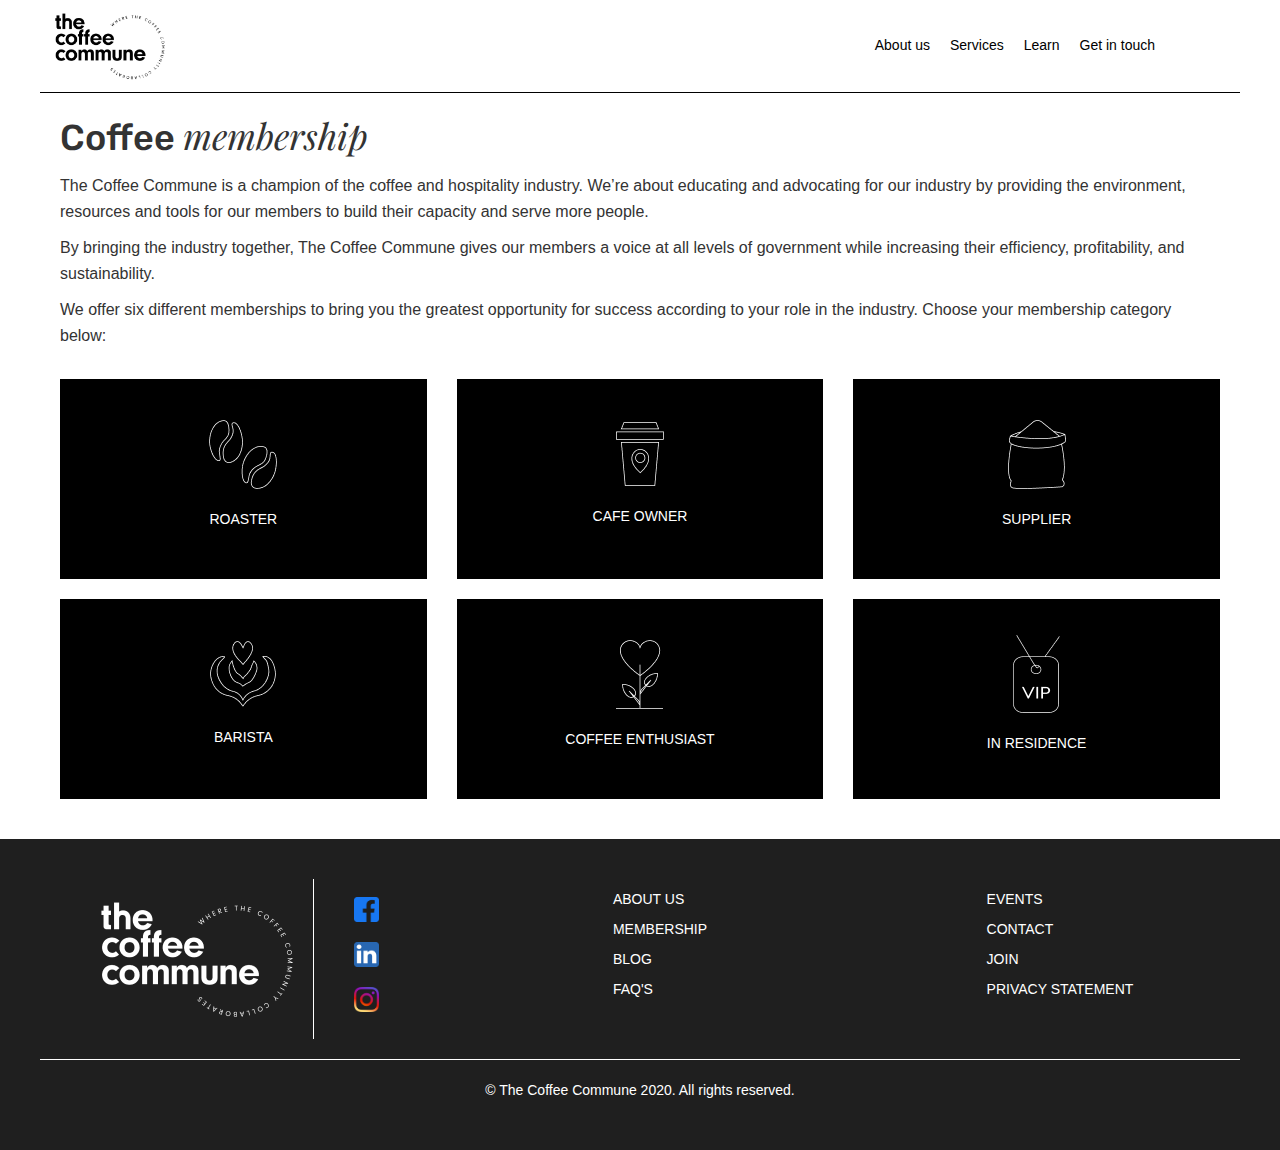
<file: membership.html>
<!DOCTYPE html>
<html lang="en">
  <head>
    <meta charset="UTF-8" />
    <meta http-equiv="X-UA-Compatible" content="IE=edge" />
    <link href="./style/membership.css" rel="stylesheet" />
    <meta name="viewport" content="width=device-width, initial-scale=1.0" />
    <link rel="shortcut icon" href="./static/cc.ico" type="image/x-icon" />
    <link
      rel="stylesheet"
      href="https://stackpath.bootstrapcdn.com/bootstrap/3.4.1/css/bootstrap.min.css"
      integrity="sha384-HSMxcRTRxnN+Bdg0JdbxYKrThecOKuH5zCYotlSAcp1+c8xmyTe9GYg1l9a69psu"
      crossorigin="anonymous"
    />
    <script
      src="https://stackpath.bootstrapcdn.com/bootstrap/3.4.1/js/bootstrap.min.js"
      integrity="sha384-aJ21OjlMXNL5UyIl/XNwTMqvzeRMZH2w8c5cRVpzpU8Y5bApTppSuUkhZXN0VxHd"
      crossorigin="anonymous"
    ></script>
    <title>coffee commune</title>
  </head>
  <body>
    <nav id="mobilemenu" class="mobilemenu">
      <div id="close" class="mobilemenu__closebtn">
        <img width="30px" src="./static/cross.png" alt="cross" />
      </div>

      <div class="mobilemenu__content">
        <ul>
          <a href="./Aboutus.html"><li>About us</li></a>
          <a href="./membership.html"><li>Services</li></a>
          <a href="./Learn.html"><li>Learn</li></a>
          <a href="./contact.html"><li>Get in touch</li></a>
        </ul>
      </div>
    </nav>
    <main>
      <header id="fixednav" class="fixednavbar">
        <div class="fixednavbar__row row">
          <a href="./index.html"
            ><img
              class="fixednavbar__logo col-lg-2 col-md-2 col-xs-2"
              src="./static/TheCoffeeCommune-LogoSeries-RGB-1-2logo-e1600866870209.png"
              alt="logo"
          /></a>
          <nav
            class="fixednavbar__list col-lg-10 col-md-10 hidden-xs hidden-sm"
          >
            <ul>
              <a href="./Aboutus.html"><li>About us</li></a>
              <a href="./membership.html"><li>Services</li></a>
              <a href="./Learn.html"><li>Learn</li></a>
              <a href="./contact.html"><li>Get in touch</li></a>
            </ul>
          </nav>
          <div id="burgerbtn" class="burgerbtn col-xs-10 visible-xs">
            <img width="30px" src="./static/burger.png" alt="burger" />
          </div>
        </div>
      </header>
      <div id="content" class="content">
        <section>
          <h3 class="content__title">Coffee <span>membership</span></h3>
          <p class="content__text">
            The Coffee Commune is a champion of the coffee and hospitality
            industry. We’re about educating and advocating for our industry by
            providing the environment, resources and tools for our members to
            build their capacity and serve more people.
          </p>
          <p class="content__text">
            By bringing the industry together, The Coffee Commune gives our
            members a voice at all levels of government while increasing their
            efficiency, profitability, and sustainability.
          </p>
          <p class="content__text">
            We offer six different memberships to bring you the greatest
            opportunity for success according to your role in the industry.
            Choose your membership category below:
          </p>
        </section>
        <section>
          <div class="cards__row row">
            <div class="cards__row-card col-lg-4 col-md-4 col-sm-4 col-xs-12">
              <div>
                <img src="./static/Frame.png" alt="" />
                <p>ROASTER</p>
              </div>
            </div>
            <div class="cards__row-card col-lg-4 col-md-4 col-sm-4 col-xs-12">
              <div>
                <img src="./static/FrameBusinessowners.png" alt="" />
                <p>CAFE OWNER</p>
              </div>
            </div>
            <div class="cards__row-card col-lg-4 col-md-4 col-sm-4 col-xs-12">
              <div>
                <img src="./static/Framesuppliers.png" alt="" />
                <p>SUPPLIER</p>
              </div>
            </div>
          </div>
          <div class="cards__row row">
            <div class="cards__row-card col-lg-4 col-md-4 col-sm-4 col-xs-12">
              <div>
                <img src="./static/Framebaristas.png" alt="" />
                <p>BARISTA</p>
              </div>
            </div>
            <div class="cards__row-card col-lg-4 col-md-4 col-sm-4 col-xs-12">
              <div>
                <img src="./static/Frameenthusiasts.png" alt="" />
                <p>COFFEE ENTHUSIAST</p>
              </div>
            </div>
            <div class="cards__row-card col-lg-4 col-md-4 col-sm-4 col-xs-12">
              <div>
                <img src="./static/Framevip.png" alt="" />
                <p>IN RESIDENCE</p>
              </div>
            </div>
          </div>
        </section>
      </div>
      <!-- roaster info -->
      <div id="roaster" class="info">
        <div class="info__row row">
          <h3 class="info__row-title">Roaster</h3>
          <div class="info__row-price col-lg-6">
            <p><b>WE ARE HERE TO SUPPORT YOUR GROWTH</b></p>
            <p>
              Access the best price for direct trade coffee and connect with
              cafeowners and baristas to grow your business.
            </p>
            <p>
              With a Roasters membership, you&rsquo;ll have access to the best
              price possible for direct trade of raw coffee beans with access to
              group buying power. Come together with other roasters and use our
              state-of-the-art machines and facilities, while maintaining and
              staying authentic to your brand.
            </p>
            <p>
              As a roaster, you&rsquo;ll also receive exclusive content through
              The Coffee Commune Academy, our comprehensive online education
              platform that delivers on-demand training and resources. Increase
              your own knowledge, receive employee and industrial relations
              support, and learn how to grow your business to become more
              profitable and sustainable.
            </p>
            <p>
              We&rsquo;ll represent you and give you a voice with key government
              and regulatory decision makers. This means more time for
              networking and growing relationships with suppliers, cafe owners,
              and baristas. You will also have the opportunity to showcase your
              blends at our key industry events, Thought Leadership series,
              showcases, and product launches.
            </p>
            <p><b>PRICE: $83 monthly / $995 annually (plus GST)</b></p>
          </div>
          <div class="info__row-benefit col-lg-6">
            <p><b>WHAT YOU GET </b></p>
            <ul>
              <li>
                Ability to roast your own coffee at The Coffee Commune to
                improve your cost efficiencies and overheads, alternatively have
                us roast for you &ndash; the choice is yours
              </li>
              <li>
                Hire and use our state-of-the-art roasting equipment to support
                your business in times of need, such as covering holiday and
                leave periods, mechanical breakdowns, and other emergencies
              </li>
              <li>
                Experience our state-of-the-art resources and facilities;
                conveniently located in one modern space (cupping, roasting, and
                packing)
              </li>
              <li>
                Access to a variety of coffees from &lsquo;workhorse&rsquo;
                green beans through to exclusive lots and exotic offerings
              </li>
              <li>Access to Industry insights and research findings</li>
              <li>
                Live sessions to help you develop, grow and learn personally and
                professionally
              </li>
              <li>Guided support, advocacy, mentoring, and representation</li>
              <li>
                Access to training rooms, workspaces, and meeting rooms which
                can be used to host your own events or training to gain an
                additional income
              </li>
              <li>
                Access to the Coffee Commune Learning Academy which contains
                business and compliance training and Occupational Health and
                Safety courses helping you keep your business compliant and your
                staff safe
              </li>
              <li>
                Invitations to product launches across the hospitality industry
              </li>
            </ul>
            <img
              src="./static/Coffee-Com-63-roaster-scaled-e1607332614843-670x335.jpg"
              alt="coffee beans"
            />
          </div>
        </div>
      </div>

      <!-- cafe owner info -->
      <div id="cafeowner" class="info">
        <div class="info__row row">
          <h3 class="info__row-title">Café Owner</h3>
          <div class="info__row-price col-lg-6">
            <p><b>TO BECOME EFFICIENT, PROFITABLE, AND SUSTAINABLE</b></p>
            <p>
              We&rsquo;re here to educate, advocate, and support you to thrive
              in the hospitality industry. Cut the costs, grow your network and
              have your voice heard when important decisions are being made.
            </p>
            <p>
              With a Cafe Owners membership, you&rsquo;ll have access to the
              bestprice possible for direct trade coffee, regardless of whether
              you own one cafe or one hundred.
            </p>
            <p>
              We&rsquo;re your go-to for any facet of the industry, whether
              that&rsquo;s looking for a roaster that will save you money,
              hiring qualified baristas, strong buying power, or advice for a
              shop fit-out, we have a vetted group that will deliver value
              through quality connections.
            </p>
            <p>
              We will advocate for you and your business while offering a voice
              in the industry. Our education and business support through The
              Coffee Commune Academy are specifically designed to assist you in
              operating your cafe and growing your business &ndash; from
              business and mindset coaching to employee and industrial relations
              support &ndash; we are here to increase efficiency and
              profitability.
            </p>
            <p>
              Additionally, there are networking opportunities with leading
              industry coffee suppliers at our key industry forums, product
              launches, and Thought Leadership series.
            </p>
            <p><b>PRICE: $83 monthly / $995 annually (plus GST)</b></p>
          </div>

          <div class="info__row-benefit col-lg-6">
            <p><b>WHAT YOU GET </b></p>
            <ul>
              <li>
                Access to our dedicated call centre of qualified Industrial and
                Employee Relations specialists to help you stay compliant and
                avoid the costs, fines and penalties which come from managing
                people and the complexities in the workplace. This includes:
                <ul>
                  <li>Advice around Fair Work Act and other legislation</li>
                  <li>
                    Award interpretation and ensuring employees are paid
                    correctly from overtime, penalties, leave and other
                    employment entitlements
                  </li>
                  <li>Redundancies</li>
                  <li>Managing grievances and Fair Work claims</li>
                  <li>
                    Providing advice and guidance around Workcover processes,
                    claims, premiums and return-to-work plans
                  </li>
                </ul>
              </li>
              <li>Guided support, advocacy, mentoring and representation</li>
              <li>
                Industry support through networking at our business events,
                conferences, and being a part of our welcoming community
              </li>
              <li>
                Access to the Coffee Commune Learning Academy which contains
                business and compliance training and Occupational Health and
                Safety courses to help you keep your business compliant and your
                staff safe
              </li>
              <li>Bulk buying power through our industry discounts</li>
              <li>
                Access to mini marketplace to learn more about current trends
                and products so you can reduce costs and increase efficiencies
              </li>
            </ul>
            <img
              src="./static/Coffee-Com-44-cafe-owner-670x335.jpg"
              alt="cafe"
            />
          </div>
        </div>
      </div>
      <!-- supplier info -->
      <div id="supplier" class="info">
        <div class="info__row row">
          <h3 class="info__row-title">Supplier</h3>
          <div class="info__row-price col-lg-6">
            <p><b>EXPAND YOUR MARKET OPPORTUNITIES</b></p>
            <p>
              Build relationships with industry contacts, including cafe owners
              and roasters that are ready todo business, while having your say
              in the decisions that affect our industry.
            </p>
            <p>
              With a Suppliers membership, you&rsquo;ll have direct access to
              industryoperators such as cafe owners, roasters and suppliers who
              are ready to do business. Our mini market sessions will open up
              opportunities and provide a platform to promote your products as
              well as grow your client base.
            </p>
            <p>
              As a collective, we have a strong voice among regulators and
              government, ensuring your ideas, frustrations and needs are heard.
            </p>
            <p>
              Save on marketing costs and share ideas with others in the
              industry to enhance your efficiency and profitability.
              You&rsquo;ll also receive business and mindset coaching, industry
              research, Employee and Industrial Relations support and other
              exclusive content through The Coffee Commune Academy, our
              comprehensive online education platform that delivers on-demand
              training and resources.
            </p>
            <p><b>PRICE: $167 monthly / $1995 annually (plus GST)</b></p>
          </div>
          <div class="info__row-benefit col-lg-6">
            <p><b>WHAT YOU GET </b></p>
            <ul>
              <li>
                Open up your audience and build your consumer database at our
                business events, business information sessions, conferences, and
                through our welcoming community
              </li>
              <li>
                Access to our dedicated call centre of qualified Industrial and
                Employee Relations specialists who will help you stay compliant
                and avoid the costs, fines and penalties which come from
                managing people and the complexities in the workplace. This
                includes:
                <ul>
                  <li>Advice around the Fair Work Act and other legislation</li>
                  <li>
                    Award interpretation and ensuring employees are paid
                    correctly from overtime, penalties, leave and other
                    employment entitlements
                  </li>
                  <li>Redundancies</li>
                  <li>Managing grievances and Fair Work claims</li>
                  <li>
                    Providing advice and guidance around Workcover processes,
                    claims, premiums and return-to-work plans
                  </li>
                </ul>
              </li>
              <li>Guided support, advocacy, mentoring, and representation</li>
              <li>
                Access to the Coffee Commune Learning Academy which contains
                business and compliance training and Occupational Health and
                Safety courses to help you keep your business compliant and your
                staff safe
              </li>
              <li>
                Opportunity to showcase your products and services where you can
                promote your business, and build more brand awareness to support
                your sales
              </li>
            </ul>
            <img src="./static/IMG_7245-SUPPLIER-670x335.jpg" alt="warehouse" />
          </div>
        </div>
      </div>
      <!-- barista info -->
      <div id="barista" class="info">
        <div class="info__row row">
          <h3 class="info__row-title">Barista</h3>
          <div class="info__row-price col-lg-6">
            <p><b>ENHANCE SKILLS, CREATE NEW NETWORKS AND BUSINESS</b></p>
            <p>
              Use our training rooms, build your own coffee courses, and learn
              how to open your own cafe.
            </p>
            <p>
              With a Barista membership, you’ll have access to The Coffee
              Commune’s state-of-the-art machines and equipment to perfect your
              barista skills, as well as education programs to enhance your
              coffee knowledge. You’ll learn everything there is to know about
              the coffee industry and prepare for your next career move, whether
              that’s opening your own coffee shop, roasting your own beans, or
              simply mastering the art of the brew.
            </p>
            <p>
              As a barista, you’ll receive exclusive content through The Coffee
              Commune Academy, our comprehensive online education platform that
              delivers on-demand training and resources. This is on top of
              access to our event space and networking opportunities with
              leading coffee professionals at our key industry events,
              showcases, Thought Leadership series, and product launches. Plus,
              you’ll have full access to our training facilities where you can
              design and run your own coffee courses.
            </p>
            <p><b>PRICE: $25 monthly / $295 annually (plus GST)</b></p>
          </div>
          <div class="info__row-benefit col-lg-6">
            <p><b>WHAT YOU GET </b></p>
            <ul>
              <li>
                Access to the whole ecosystem of coffee from sourcing green
                beans, roasting, networking
              </li>
              <li>Guided support, mentoring and skill development</li>
              <li>
                Unlimited access to our Coffee Commune Learning Academy which
                offers an array of courses such as: levelling up your barista
                skills, improving your hospitality knowledge, expanding your
                customer service skills and learning how to promote and market
                your brand
              </li>
              <li>
                Access to coffee professionals, industry and guest speakers and
                business resources &ndash; publications, podcasts and webinars
              </li>
              <li>
                Ability to showcase your skills through Barista Jams, Latte Art
                competitions and more
              </li>
              <li>Access to our community and coffee events and conferences</li>
              <li>
                Gain additional income with access to training rooms, workspaces
                and meeting rooms which can be used to host your own events or
                training
              </li>
              <li>Invitations to product launches</li>
              <li>
                Access to the latest and greatest barista tools and equipment
              </li>
            </ul>
            <img src="./static/Coffee-Com-30-Barista-670x335.jpg" alt="milk" />
          </div>
        </div>
      </div>
      <!-- coffee enthusiast info -->
      <div id="coffeeEnthusiast" class="info">
        <div class="info__row row">
          <h3 class="info__row-title">Coffee Enthusiast</h3>
          <div class="info__row-price col-lg-6">
            <p><b>EXPLORE YOUR LOVE AFFAIR WITH COFFEE</b></p>
            <p>
              Learn how to roast at home, use professional machines, develop
              your coffee knowledge and meet like-minded coffee lovers.
            </p>
            <p>
              Live and breathe everything coffee with a Coffee Enthusiast
              membership at The Coffee Commune. You’ll learn everything there is
              to know about the production process – from green beans selection
              and roasting to brewing and the craft of being a barista. Use our
              state-of-the-art machines and equipment, learn how to roast your
              own beans at home and even attend two barista classes per year to
              help you master your coffee craft and latte art.
            </p>
            <p>
              As a coffee enthusiast, you’ll receive exclusive content through
              The Coffee Commune Academy, our comprehensive online education
              platform that delivers on-demand training and resources. This is
              on top of networking opportunities with some of the industry’s
              leading coffee professionals at key industry events, product
              launches and our Thought Leadership series.
            </p>
            <p>This is the perfect gift for any coffee lover.</p>
            <p><b>PRICE: $25 monthly / $295 annually (plus GST)</b></p>
          </div>
          <div class="info__row-benefit col-lg-6">
            <p><b>WHAT YOU GET </b></p>
            <ul>
              <li>
                The ability to explore your love affair with coffee and taste
                new coffee from around the world
              </li>
              <li>
                Access to online coffee and business resources &ndash; training
                academy, publications, podcasts and webinars
              </li>
              <li>
                Exclusive invitations to industry events and sensory coffee
                tasting classes
              </li>
              <li>
                Perfect the art of making coffee with our tailored home barista
                sessions
              </li>
              <li>
                Upgrade your knowledge through our Coffee Commune Learning
                Academy &ndash; unlimited resources relating to health and
                wellbeing, professional and personal development, finance,
                business compliance, and digital technology
              </li>
              <li>
                Discounts on roasted coffee beans and selected other products
              </li>
              <li>
                Opportunity to win prizes such as a trip to a plantation tour
              </li>
              <li>A community of like-minded coffee geeks</li>
            </ul>
            <img
              src="./static/Coffee-Com-57-coffee-enthusiast-670x335.jpg"
              alt="waitress"
            />
          </div>
        </div>
      </div>
      <!-- in residence info -->
      <div id="inResidence" class="info">
        <div class="info__row row">
          <h3 class="info__row-title">In Residence</h3>
          <div class="info__row-price col-lg-6">
            <p><b>SHARED WORKSPACE AND NETWORK</b></p>
            <p>
              Save on office space! Our boardroom and meeting rooms will help
              you save costs on office space and can be used to build your
              business organically in a shared working environment.
            </p>
            <p>
              With an In Residence membership at The Coffee Commune, you’ll have
              a dedicated desk space or office with exclusive access to our
              boardroom, meeting room, and training room facilities. Our shared
              workspace includes the use of state-of-the-art facilities and
              equipment, WIFI, and AV equipment. You’ll also have the
              opportunity to connect and collaborate through in-person events
              and our own member network. You will also gain complimentary
              education resources including our Thought Leadership series.
            </p>
            <p>
              An In Residence membership is ideal if you are passionate about
              working in a community environment, surrounded by industry leaders
              and hospitality pioneers, who support and advocate for you while
              growing your business and career.
            </p>
            <p>
              We invite everyone, from boutique coffee roasters to freelancers
              and small business owners to make The Coffee Commune your
              workspace.
            </p>
            <p><b>PRICE: from $495 monthly (plus GST)</b></p>
          </div>
          <div class="info__row-benefit col-lg-6">
            <p><b>WHAT YOU GET </b></p>
            <ul>
              <li>
                Ability to work in a shared co-working space to increase
                productivity, boost creativity, increase flexibility, reduce
                office expenditure, collaborate with like-minded peers and
                create valuable connections.
              </li>
              <li>
                Live sessions to help you develop, grow and learn personally and
                professionally
              </li>
              <li>Guided support, advocacy, mentoring and representation</li>
              <li>
                Access to the Coffee Commune Learning Academy which contains
                business and compliance training and Occupational Health and
                Safety courses to help keep your business compliant and your
                staff safe
              </li>
              <li>
                Access to online coffee and business resources &ndash; training
                academy, publications, podcasts and webinars
              </li>
              <li>
                Opportunity to showcase your products and services at our mini
                marketplaces where you can promote your business, build more
                brand awareness to support your sales
              </li>
              <li>
                Access to our dedicated call centre of qualified Industrial and
                Employee Relations specialists who will help you stay compliant
                and avoid the costs, fines and penalties which come from
                managing people and the complexities in the workplace. This
                includes:
                <ul>
                  <li>Advice around the Fair Work Act and other legislation</li>
                  <li>
                    Award interpretation and ensuring employees are paid
                    correctly from overtime, penalties, leave and other
                    employment entitlements
                  </li>
                  <li>Redundancies</li>
                  <li>Managing grievances and Fair Work claims</li>
                  <li>
                    Providing advice and guidance around Workcover processes,
                    claims, premiums and return-to-work plans
                  </li>
                </ul>
              </li>
              <li>
                Open up your audience and build your consumer database at our
                business events, business information sessions, conferences, and
                through our welcoming community
              </li>
            </ul>
            <img
              src="./static/Coffee-Com-46-in-residence-scaled-e1607332558697-670x335.jpg"
              alt="coffee"
            />
          </div>
        </div>
      </div>

      <footer class="footer">
        <div class="footer__row row">
          <div class="footer__col col-lg-4">
            <img
              class="footer__col-logo"
              src="./static/TheCoffeeCommune-LogoSeries-RGB-1-2logo-e1600866870209.png"
              alt="logo"
            />
            <ul class="footer__col-list">
              <li>
                <img
                  class="footer__col-list-icon"
                  width="25px"
                  height="25px"
                  src="./static/5365678_fb_facebook_facebook logo_icon.png"
                  alt="facebook"
                />
              </li>
              <li>
                <img
                  class="footer__col-list-icon"
                  width="25px"
                  height="25px"
                  src="./static/5296501_linkedin_network_linkedin logo_icon.png"
                  alt="linkedin"
                />
              </li>
              <li>
                <img
                  class="footer__col-list-icon"
                  width="25px"
                  height="25px"
                  src="./static/5296765_camera_instagram_instagram logo_icon.png"
                  alt="instagram"
                />
              </li>
            </ul>
          </div>
          <div class="footer__col col-lg-4 col-xs-6">
            <ul class="footer__col-list">
              <li>ABOUT US</li>
              <li>MEMBERSHIP</li>
              <li>BLOG</li>
              <li>FAQ'S</li>
            </ul>
          </div>
          <div class="footer__col col-lg-4 col-xs-6">
            <ul class="footer__col-list">
              <li>EVENTS</li>
              <li>CONTACT</li>
              <li>JOIN</li>
              <li>PRIVACY STATEMENT</li>
            </ul>
          </div>
        </div>
        <div class="footer__row row">
          <p class="footer__row-copyright">
            &copy; The Coffee Commune 2020. All rights reserved.
          </p>
        </div>
      </footer>
    </main>
  </body>
  <script type="text/javascript" src="script/membership.js"></script>
  <script type="text/javascript" src="script/burgermenu.js"></script>
</html>
</file>
<file: style/style.css>
@import url("https://fonts.googleapis.com/css2?family=Rubik&display=swap");
@import url("https://fonts.googleapis.com/css2?family=Playfair+Display:ital@1&display=swap");
.fixednavbar__list ul a {
  text-decoration: none;
  color: black;
}

.navbar__list ul a {
  text-decoration: none;
  color: black;
}

.footer {
  background-color: #1f1f1f;
  color: white;
  padding: 40px 0;
}
.footer .footer__row {
  max-width: 1200px;
  margin: auto;
}
.footer .footer__row .footer__row-copyright {
  margin-top: 20px;
  padding-top: 20px;
  border-top: 1px solid white;
  text-align: center;
}
.footer .footer__row .footer__col {
  display: flex;
  align-items: center;
  justify-content: center;
}
.footer .footer__row .footer__col .footer__col-logo {
  filter: invert(100%);
  padding-right: 20px;
  border-right: solid black 1px;
}
.footer .footer__row .footer__col .footer__col-list {
  list-style: none;
}
.footer .footer__row .footer__col .footer__col-list li {
  margin: 10px 0;
}
.footer .footer__row .footer__col .footer__col-list .footer__col-list-icon {
  cursor: pointer;
  margin: 5px 0;
}

.mobilemenu {
  overflow: hidden;
  height: 0;
  opacity: 0;
  position: fixed;
  top: 0;
  z-index: 2;
  background-color: #e0f391;
  width: 100%;
  transition: 400ms all ease-in-out;
  padding-top: 30px;
  flex-direction: column;
}
.mobilemenu .mobilemenu__content {
  width: 100%;
  height: 60vh;
  display: flex;
  align-items: center;
  justify-content: center;
}
.mobilemenu .mobilemenu__content ul {
  padding: 0;
  margin: 0;
}
.mobilemenu .mobilemenu__content ul a {
  text-decoration: none;
  color: black;
}
.mobilemenu .mobilemenu__content ul li {
  list-style: none;
  margin: 20px;
  font-size: 36px;
  line-height: 50px;
  font-family: "Rubik", sans-serif;
  font-size: 20px;
}
.mobilemenu .mobilemenu__content ul li span {
  font-family: "Playfair Display", serif;
  font-style: italic;
  font-weight: 400;
}
.mobilemenu .mobilemenu__closebtn {
  width: 100%;
  text-align: right;
  padding-right: 15px;
  cursor: pointer;
}

.burgerbtn img {
  position: relative;
  top: 50%;
  transform: translateY(-50%);
}

.burgerbtn {
  text-align: right;
  cursor: pointer;
}

.mobilemenu__show {
  opacity: 1 !important;
  height: 100vh !important;
}

main .fixednavbar__shownav {
  opacity: 1 !important;
  z-index: 1 !important;
}
main .fixednavbar {
  position: fixed;
  background-color: white;
  top: 0;
  z-index: 0;
  opacity: 0;
  transition: opacity 200ms;
  width: 100%;
}
main .fixednavbar .fixednavbar__row {
  max-width: 1200px;
  margin: auto;
  display: flex;
  border-bottom: 1px black solid;
}
main .fixednavbar .fixednavbar__logo {
  width: 140px;
}
main .fixednavbar .fixednavbar__list {
  line-height: 90px;
}
main .fixednavbar .fixednavbar__list ul {
  display: flex;
  list-style: none;
  justify-content: flex-end;
  margin: 0;
}
main .fixednavbar .fixednavbar__list ul li {
  margin: 0 10px;
  cursor: pointer;
  transition: all 200ms ease-in-out;
}
main .fixednavbar .fixednavbar__list ul li:hover {
  -webkit-filter: blur(1px);
  filter: blur(1px);
}
main .maincontent {
  margin: auto;
  background-image: linear-gradient(133deg, #e0f391, rgba(225, 252, 116, 0) 58%, #e0f391 66%), linear-gradient(355deg, #bdfff9, #e0f391 73%);
  width: 100%;
}
main .maincontent .navbar {
  width: 100%;
}
main .maincontent .navbar .navbar__row {
  max-width: 1200px;
  margin: auto;
  display: flex;
  border-bottom: 1px black solid;
}
main .maincontent .navbar .navbar__logo {
  width: 140px;
}
main .maincontent .navbar .navbar__list {
  line-height: 90px;
}
main .maincontent .navbar .navbar__list ul {
  display: flex;
  list-style: none;
  justify-content: flex-end;
  margin: 0;
}
main .maincontent .navbar .navbar__list ul li {
  margin: 0 10px;
  cursor: pointer;
  transition: all 200ms ease-in-out;
}
main .maincontent .navbar .navbar__list ul li:hover {
  -webkit-filter: blur(1px);
  filter: blur(1px) !important;
}
main .maincontent .maincontent__content {
  max-width: 1200px;
  margin: auto;
  padding-bottom: 30px;
}
main .maincontent .maincontent__content-title {
  padding-right: 40px;
}
main .maincontent .maincontent__content-title h1 {
  font-size: 36px;
  line-height: 50px;
  font-family: "Rubik", sans-serif;
}
main .maincontent .maincontent__content-title h1 span {
  font-family: "Playfair Display", serif;
  font-style: italic;
  font-weight: 400;
}
main .maincontent .maincontent__content-title p {
  font: optional;
  line-height: 26px;
  font-size: 16px;
}
main .maincontent .maincontent__content-title .maincontent__content-title-button {
  padding: 15px 30px;
  width: 200px;
  text-align: center;
  background-color: black;
  color: white;
  margin-top: 20px;
}
main .maincontent .maincontent__content-title .maincontent__content-title-button a {
  color: white;
  cursor: pointer;
}
main .maincontent .maincontent__content-image {
  margin-top: 20px;
}
main .membershipintro {
  padding: 40px 0;
  max-width: 1200px;
  margin: auto;
}
main .membershipintro .membershipintro__content {
  max-width: 1200px;
  margin: auto;
  transition: 400ms all ease-in-out;
}
main .membershipintro .membershipintro__content .membershipintro__content-title {
  font-size: 36px;
  line-height: 50px;
  font-family: "Rubik", sans-serif;
  padding: 0 20px;
}
main .membershipintro .membershipintro__content .membershipintro__content-title span {
  font-family: "Playfair Display", serif;
  font-style: italic;
  font-weight: 400;
}
main .membershipintro .membershipintro__content .membershipintro__content-des {
  font: optional;
  line-height: 26px;
  font-size: 16px;
  padding: 0 20px;
}
main .membershipintro .membershipintro__content .membershipintro__content-des-group {
  max-height: 0;
  overflow: hidden;
  transition: 400ms all ease-in-out;
}
main .membershipintro .membershipintro__content .membershipintro__content-des-group-show {
  max-height: 5000px !important;
}
main .membershipintro .membershipintro__content .membershipintro__content-list {
  padding: 20px;
}
main .membershipintro .membershipintro__content .membershipintro__content-list .membershipintro__content-list-item {
  overflow: hidden;
  height: 500px;
  margin-bottom: 20px;
  transition: all 200ms ease-in-out;
}
main .membershipintro .membershipintro__content .membershipintro__content-list .membershipintro__content-list-item:hover {
  -webkit-filter: blur(5px);
  filter: blur(5px) !important;
}
main .membershipintro .membershipintro__content .membershipintro__content-list .membershipintro__content-list-item img {
  width: 100%;
  cursor: pointer;
}
main .membershipintro .membershipintro__content .membershipintro__content-list .membershipintro__content-list-text {
  border-top: 1px solid black;
  padding-top: 10px;
  font-size: 20px;
}
main .membershipintro .membershipintro__content .membershipintro__content-button {
  margin-left: 20px;
  margin-top: 20px;
  padding: 15px 30px;
  width: 200px;
  text-align: center;
  background-color: black;
  color: white;
  border: none;
}
main .aboutus {
  background-color: #f7f6f3;
  padding: 40px 0;
}
main .aboutus .aboutus__content {
  max-width: 1200px;
  margin: auto;
}
main .aboutus .aboutus__content .aboutus__content-description .aboutus__content-title {
  font-size: 36px;
  line-height: 50px;
  font-family: "Rubik", sans-serif;
}
main .aboutus .aboutus__content .aboutus__content-description .aboutus__content-title span {
  font-family: "Playfair Display", serif;
  font-style: italic;
  font-weight: 400;
}
main .aboutus .aboutus__content .aboutus__content-description .aboutus__content-text {
  font: optional;
  line-height: 26px;
  font-size: 16px;
}
main .aboutus .aboutus__content .aboutus__content-description .aboutus__content-button {
  padding: 15px 30px;
  width: 200px;
  text-align: center;
  background-color: black;
  color: white;
  margin-top: 40px;
}
main .aboutus .aboutus__content .aboutus__content-description .aboutus__content-button a {
  color: white;
  cursor: pointer;
}
main .start {
  background-color: #e0f391;
}
main .start .start__content {
  max-width: 1200px;
  margin: auto;
  padding: 40px 0;
}
main .start .start__content-buttonsection {
  display: flex;
  justify-content: flex-end;
  align-items: center;
  height: auto;
}
main .start .start__content-text {
  font-size: 36px;
  line-height: 50px;
  font-family: "Rubik", sans-serif;
}
main .start .start__content-text span {
  font-family: "Playfair Display", serif;
  font-style: italic;
  font-weight: 400;
}
main .start .start__content-button {
  padding: 15px 30px;
  width: 200px;
  text-align: center;
  background-color: black;
  color: white;
  margin: 0;
}
main .start .start__content-button a {
  color: white;
  cursor: pointer;
}

/*# sourceMappingURL=style.css.map */
</file>
<file: style/aboutus.css>
@import url("https://fonts.googleapis.com/css2?family=Rubik&display=swap");
@import url("https://fonts.googleapis.com/css2?family=Playfair+Display:ital@1&display=swap");
.fixednavbar__list ul a {
  text-decoration: none;
  color: black;
}

.navbar__list ul a {
  text-decoration: none;
  color: black;
}

.footer {
  background-color: #1f1f1f;
  color: white;
  padding: 40px 0;
}
.footer .footer__row {
  max-width: 1200px;
  margin: auto;
}
.footer .footer__row .footer__row-copyright {
  margin-top: 20px;
  padding-top: 20px;
  border-top: 1px solid white;
  text-align: center;
}
.footer .footer__row .footer__col {
  display: flex;
  align-items: center;
  justify-content: center;
}
.footer .footer__row .footer__col .footer__col-logo {
  filter: invert(100%);
  padding-right: 20px;
  border-right: solid black 1px;
}
.footer .footer__row .footer__col .footer__col-list {
  list-style: none;
}
.footer .footer__row .footer__col .footer__col-list li {
  margin: 10px 0;
}
.footer .footer__row .footer__col .footer__col-list .footer__col-list-icon {
  cursor: pointer;
  margin: 5px 0;
}

.mobilemenu {
  overflow: hidden;
  height: 0;
  opacity: 0;
  position: fixed;
  top: 0;
  z-index: 2;
  background-color: #e0f391;
  width: 100%;
  transition: 400ms all ease-in-out;
  padding-top: 30px;
  flex-direction: column;
}
.mobilemenu .mobilemenu__content {
  width: 100%;
  height: 60vh;
  display: flex;
  align-items: center;
  justify-content: center;
}
.mobilemenu .mobilemenu__content ul {
  padding: 0;
  margin: 0;
}
.mobilemenu .mobilemenu__content ul a {
  text-decoration: none;
  color: black;
}
.mobilemenu .mobilemenu__content ul li {
  list-style: none;
  margin: 20px;
  font-size: 36px;
  line-height: 50px;
  font-family: "Rubik", sans-serif;
  font-size: 20px;
}
.mobilemenu .mobilemenu__content ul li span {
  font-family: "Playfair Display", serif;
  font-style: italic;
  font-weight: 400;
}
.mobilemenu .mobilemenu__closebtn {
  width: 100%;
  text-align: right;
  padding-right: 15px;
  cursor: pointer;
}

.burgerbtn img {
  position: relative;
  top: 50%;
  transform: translateY(-50%);
}

.burgerbtn {
  text-align: right;
  cursor: pointer;
}

.mobilemenu__show {
  opacity: 1 !important;
  height: 100vh !important;
}

body {
  margin: 0;
}
body main .fixednavbar {
  position: fixed;
  background-color: white;
  top: 0;
  z-index: 1;
  opacity: 1;
  transition: opacity 200ms;
  width: 100%;
}
body main .fixednavbar .fixednavbar__row {
  max-width: 1200px;
  margin: auto;
  display: flex;
  border-bottom: 1px black solid;
}
body main .fixednavbar .fixednavbar__logo {
  width: 140px;
}
body main .fixednavbar .fixednavbar__list {
  line-height: 90px;
}
body main .fixednavbar .fixednavbar__list ul {
  display: flex;
  list-style: none;
  justify-content: flex-end;
  margin: 0;
}
body main .fixednavbar .fixednavbar__list ul li {
  margin: 0 10px;
  cursor: pointer;
  transition: all 200ms ease-in-out;
}
body main .fixednavbar .fixednavbar__list ul li:hover {
  -webkit-filter: blur(1px);
  filter: blur(1px);
}
body main .content {
  max-width: 1200px;
  margin: auto;
  padding: 40px 20px;
  margin-top: 50px;
}
body main .content .content__title {
  font-size: 36px;
  line-height: 50px;
  font-family: "Rubik", sans-serif;
}
body main .content .content__title span {
  font-family: "Playfair Display", serif;
  font-style: italic;
  font-weight: 400;
}
body main .content .content__text {
  font: optional;
  line-height: 26px;
  font-size: 16px;
}
body main .content .content__video {
  height: 600px;
  margin-bottom: 20px;
}

/*# sourceMappingURL=aboutus.css.map */
</file>
<file: style/contact.css>
@import url("https://fonts.googleapis.com/css2?family=Rubik&display=swap");
@import url("https://fonts.googleapis.com/css2?family=Playfair+Display:ital@1&display=swap");
.fixednavbar__list ul a {
  text-decoration: none;
  color: black;
}

.navbar__list ul a {
  text-decoration: none;
  color: black;
}

.footer {
  background-color: #1f1f1f;
  color: white;
  padding: 40px 0;
}
.footer .footer__row {
  max-width: 1200px;
  margin: auto;
}
.footer .footer__row .footer__row-copyright {
  margin-top: 20px;
  padding-top: 20px;
  border-top: 1px solid white;
  text-align: center;
}
.footer .footer__row .footer__col {
  display: flex;
  align-items: center;
  justify-content: center;
}
.footer .footer__row .footer__col .footer__col-logo {
  filter: invert(100%);
  padding-right: 20px;
  border-right: solid black 1px;
}
.footer .footer__row .footer__col .footer__col-list {
  list-style: none;
}
.footer .footer__row .footer__col .footer__col-list li {
  margin: 10px 0;
}
.footer .footer__row .footer__col .footer__col-list .footer__col-list-icon {
  cursor: pointer;
  margin: 5px 0;
}

.mobilemenu {
  overflow: hidden;
  height: 0;
  opacity: 0;
  position: fixed;
  top: 0;
  z-index: 2;
  background-color: #e0f391;
  width: 100%;
  transition: 400ms all ease-in-out;
  padding-top: 30px;
  flex-direction: column;
}
.mobilemenu .mobilemenu__content {
  width: 100%;
  height: 60vh;
  display: flex;
  align-items: center;
  justify-content: center;
}
.mobilemenu .mobilemenu__content ul {
  padding: 0;
  margin: 0;
}
.mobilemenu .mobilemenu__content ul a {
  text-decoration: none;
  color: black;
}
.mobilemenu .mobilemenu__content ul li {
  list-style: none;
  margin: 20px;
  font-size: 36px;
  line-height: 50px;
  font-family: "Rubik", sans-serif;
  font-size: 20px;
}
.mobilemenu .mobilemenu__content ul li span {
  font-family: "Playfair Display", serif;
  font-style: italic;
  font-weight: 400;
}
.mobilemenu .mobilemenu__closebtn {
  width: 100%;
  text-align: right;
  padding-right: 15px;
  cursor: pointer;
}

.burgerbtn img {
  position: relative;
  top: 50%;
  transform: translateY(-50%);
}

.burgerbtn {
  text-align: right;
  cursor: pointer;
}

.mobilemenu__show {
  opacity: 1 !important;
  height: 100vh !important;
}

body {
  margin: 0;
}
body main .fixednavbar {
  position: fixed;
  background-color: white;
  top: 0;
  z-index: 1;
  opacity: 1;
  transition: opacity 200ms;
  width: 100%;
}
body main .fixednavbar .fixednavbar__row {
  max-width: 1200px;
  margin: auto;
  display: flex;
  border-bottom: 1px black solid;
}
body main .fixednavbar .fixednavbar__logo {
  width: 140px;
}
body main .fixednavbar .fixednavbar__list {
  line-height: 90px;
}
body main .fixednavbar .fixednavbar__list ul {
  display: flex;
  list-style: none;
  justify-content: flex-end;
  margin: 0;
}
body main .fixednavbar .fixednavbar__list ul li {
  margin: 0 10px;
  cursor: pointer;
  transition: all 200ms ease-in-out;
}
body main .fixednavbar .fixednavbar__list ul li:hover {
  -webkit-filter: blur(1px);
  filter: blur(1px);
}
body main .content {
  max-width: 1200px;
  margin: auto;
  padding: 40px 20px;
  margin-top: 50px;
}
body main .content .content__title {
  font-size: 36px;
  line-height: 50px;
  font-family: "Rubik", sans-serif;
  text-align: center;
}
body main .content .content__title span {
  font-family: "Playfair Display", serif;
  font-style: italic;
  font-weight: 400;
}
body main .content .content__text {
  font: optional;
  line-height: 26px;
  font-size: 16px;
  text-align: center;
}
body main .content .content__video {
  height: 600px;
  margin-bottom: 20px;
}
body main .content .content_button-container {
  display: flex;
  align-items: center;
  justify-content: center;
  margin: 40px;
}
body main .content .content_button-container .content__button {
  padding: 15px 30px;
  width: 200px;
  text-align: center;
  background-color: black;
  color: white;
  border: none;
}
body main .content .content__form {
  display: flex;
  flex-direction: column;
  max-width: 700px;
  margin: auto;
  margin-top: 30px;
}
body main .content .content__form .content__form-row {
  display: flex;
  justify-content: space-between;
}
body main .content .content__form .content__form-row .content__form-row-input {
  width: 49%;
  height: 40px;
  margin: 15px 0;
  padding-left: 20px;
}
body main .content .content__form .content__form-input {
  height: 40px;
  margin: 15px 0;
  padding-left: 20px;
}

/*# sourceMappingURL=contact.css.map */
</file>
<file: style/greenBeans.css>
@import url("https://fonts.googleapis.com/css2?family=Rubik&display=swap");
@import url("https://fonts.googleapis.com/css2?family=Playfair+Display:ital@1&display=swap");
.fixednavbar__list ul a {
  text-decoration: none;
  color: black;
}

.navbar__list ul a {
  text-decoration: none;
  color: black;
}

.footer {
  background-color: #1f1f1f;
  color: white;
  padding: 40px 0;
}
.footer .footer__row {
  max-width: 1200px;
  margin: auto;
}
.footer .footer__row .footer__row-copyright {
  margin-top: 20px;
  padding-top: 20px;
  border-top: 1px solid white;
  text-align: center;
}
.footer .footer__row .footer__col {
  display: flex;
  align-items: center;
  justify-content: center;
}
.footer .footer__row .footer__col .footer__col-logo {
  filter: invert(100%);
  padding-right: 20px;
  border-right: solid black 1px;
}
.footer .footer__row .footer__col .footer__col-list {
  list-style: none;
}
.footer .footer__row .footer__col .footer__col-list li {
  margin: 10px 0;
}
.footer .footer__row .footer__col .footer__col-list .footer__col-list-icon {
  cursor: pointer;
  margin: 5px 0;
}

.mobilemenu {
  overflow: hidden;
  height: 0;
  opacity: 0;
  position: fixed;
  top: 0;
  z-index: 2;
  background-color: #e0f391;
  width: 100%;
  transition: 400ms all ease-in-out;
  padding-top: 30px;
  flex-direction: column;
}
.mobilemenu .mobilemenu__content {
  width: 100%;
  height: 60vh;
  display: flex;
  align-items: center;
  justify-content: center;
}
.mobilemenu .mobilemenu__content ul {
  padding: 0;
  margin: 0;
}
.mobilemenu .mobilemenu__content ul a {
  text-decoration: none;
  color: black;
}
.mobilemenu .mobilemenu__content ul li {
  list-style: none;
  margin: 20px;
  font-size: 36px;
  line-height: 50px;
  font-family: "Rubik", sans-serif;
  font-size: 20px;
}
.mobilemenu .mobilemenu__content ul li span {
  font-family: "Playfair Display", serif;
  font-style: italic;
  font-weight: 400;
}
.mobilemenu .mobilemenu__closebtn {
  width: 100%;
  text-align: right;
  padding-right: 15px;
  cursor: pointer;
}

.burgerbtn img {
  position: relative;
  top: 50%;
  transform: translateY(-50%);
}

.burgerbtn {
  text-align: right;
  cursor: pointer;
}

.mobilemenu__show {
  opacity: 1 !important;
  height: 100vh !important;
}

body {
  margin: 0;
}
body main .fixednavbar {
  position: fixed;
  background-color: white;
  top: 0;
  z-index: 1;
  opacity: 1;
  transition: opacity 200ms;
  width: 100%;
}
body main .fixednavbar .fixednavbar__row {
  max-width: 1200px;
  margin: auto;
  display: flex;
  border-bottom: 1px black solid;
}
body main .fixednavbar .fixednavbar__logo {
  width: 140px;
}
body main .fixednavbar .fixednavbar__list {
  line-height: 90px;
}
body main .fixednavbar .fixednavbar__list ul {
  display: flex;
  list-style: none;
  justify-content: flex-end;
  margin: 0;
}
body main .fixednavbar .fixednavbar__list ul li {
  margin: 0 10px;
  cursor: pointer;
  transition: all 200ms ease-in-out;
}
body main .fixednavbar .fixednavbar__list ul li:hover {
  -webkit-filter: blur(1px);
  filter: blur(1px);
}
body main .content {
  max-width: 1200px;
  margin: auto;
  padding: 40px 20px;
  margin-top: 60px;
}
body main .content .content__row {
  margin-bottom: 20px;
}
body main .content .content__img {
  margin-bottom: 20px;
}
body main .content .content__button {
  padding: 15px 30px;
  width: 200px;
  text-align: center;
  background-color: black;
  color: white;
  margin-top: 20px;
}
body main .content .content__button a {
  color: white;
  cursor: pointer;
}
body main .content .content__title {
  font-size: 36px;
  line-height: 50px;
  font-family: "Rubik", sans-serif;
}
body main .content .content__title span {
  font-family: "Playfair Display", serif;
  font-style: italic;
  font-weight: 400;
}
body main .content .content__text {
  font: optional;
  line-height: 26px;
  font-size: 16px;
}
body main .content .content__video {
  height: 600px;
  margin-bottom: 20px;
}
body main .footer {
  background-color: #1f1f1f;
  color: white;
  padding: 40px 0;
}
body main .footer .footer__row {
  max-width: 1200px;
  margin: auto;
}
body main .footer .footer__row .footer__row-copyright {
  margin-top: 20px;
  padding-top: 20px;
  border-top: 1px solid white;
  text-align: center;
}
body main .footer .footer__row .footer__col {
  display: flex;
  align-items: center;
  justify-content: center;
}
body main .footer .footer__row .footer__col .footer__col-logo {
  filter: invert(100%);
  padding-right: 20px;
  border-right: solid black 1px;
}
body main .footer .footer__row .footer__col .footer__col-list {
  list-style: none;
}
body main .footer .footer__row .footer__col .footer__col-list li {
  margin: 10px 0;
}
body main .footer .footer__row .footer__col .footer__col-list .footer__col-list-icon {
  cursor: pointer;
  margin: 5px 0;
}

/*# sourceMappingURL=greenBeans.css.map */
</file>
<file: style/learn.css>
@import url("https://fonts.googleapis.com/css2?family=Rubik&display=swap");
@import url("https://fonts.googleapis.com/css2?family=Playfair+Display:ital@1&display=swap");
.fixednavbar__list ul a {
  text-decoration: none;
  color: black;
}

.navbar__list ul a {
  text-decoration: none;
  color: black;
}

.footer {
  background-color: #1f1f1f;
  color: white;
  padding: 40px 0;
}
.footer .footer__row {
  max-width: 1200px;
  margin: auto;
}
.footer .footer__row .footer__row-copyright {
  margin-top: 20px;
  padding-top: 20px;
  border-top: 1px solid white;
  text-align: center;
}
.footer .footer__row .footer__col {
  display: flex;
  align-items: center;
  justify-content: center;
}
.footer .footer__row .footer__col .footer__col-logo {
  filter: invert(100%);
  padding-right: 20px;
  border-right: solid black 1px;
}
.footer .footer__row .footer__col .footer__col-list {
  list-style: none;
}
.footer .footer__row .footer__col .footer__col-list li {
  margin: 10px 0;
}
.footer .footer__row .footer__col .footer__col-list .footer__col-list-icon {
  cursor: pointer;
  margin: 5px 0;
}

.mobilemenu {
  overflow: hidden;
  height: 0;
  opacity: 0;
  position: fixed;
  top: 0;
  z-index: 2;
  background-color: #e0f391;
  width: 100%;
  transition: 400ms all ease-in-out;
  padding-top: 30px;
  flex-direction: column;
}
.mobilemenu .mobilemenu__content {
  width: 100%;
  height: 60vh;
  display: flex;
  align-items: center;
  justify-content: center;
}
.mobilemenu .mobilemenu__content ul {
  padding: 0;
  margin: 0;
}
.mobilemenu .mobilemenu__content ul a {
  text-decoration: none;
  color: black;
}
.mobilemenu .mobilemenu__content ul li {
  list-style: none;
  margin: 20px;
  font-size: 36px;
  line-height: 50px;
  font-family: "Rubik", sans-serif;
  font-size: 20px;
}
.mobilemenu .mobilemenu__content ul li span {
  font-family: "Playfair Display", serif;
  font-style: italic;
  font-weight: 400;
}
.mobilemenu .mobilemenu__closebtn {
  width: 100%;
  text-align: right;
  padding-right: 15px;
  cursor: pointer;
}

.burgerbtn img {
  position: relative;
  top: 50%;
  transform: translateY(-50%);
}

.burgerbtn {
  text-align: right;
  cursor: pointer;
}

.mobilemenu__show {
  opacity: 1 !important;
  height: 100vh !important;
}

body {
  margin: 0;
}
body main .fixednavbar {
  position: fixed;
  background-color: white;
  top: 0;
  z-index: 1;
  opacity: 1;
  transition: opacity 200ms;
  width: 100%;
}
body main .fixednavbar .fixednavbar__row {
  max-width: 1200px;
  margin: auto;
  display: flex;
  border-bottom: 1px black solid;
}
body main .fixednavbar .fixednavbar__logo {
  width: 140px;
}
body main .fixednavbar .fixednavbar__list {
  line-height: 90px;
}
body main .fixednavbar .fixednavbar__list ul {
  display: flex;
  list-style: none;
  justify-content: flex-end;
  margin: 0;
}
body main .fixednavbar .fixednavbar__list ul li {
  margin: 0 10px;
  cursor: pointer;
  transition: all 200ms ease-in-out;
}
body main .fixednavbar .fixednavbar__list ul li:hover {
  -webkit-filter: blur(1px);
  filter: blur(1px);
}
body main .learning {
  background-color: #e0f391;
}
body main .learning .learning__content {
  max-width: 1200px;
  margin: auto;
  padding: 40px 0;
  margin-top: 90px;
}
body main .learning .learning__content .learning__title {
  font-size: 36px;
  line-height: 50px;
  font-family: "Rubik", sans-serif;
}
body main .learning .learning__content .learning__title span {
  font-family: "Playfair Display", serif;
  font-style: italic;
  font-weight: 400;
}
body main .learning .learning__content .learning__text {
  font: optional;
  line-height: 26px;
  font-size: 16px;
}
body main .learning .learning__content .learning__video {
  height: 300px;
  margin-bottom: 20px;
}
body main .content {
  max-width: 1200px;
  margin: auto;
  padding: 40px 20px;
}
body main .content .content__title {
  font-size: 36px;
  line-height: 50px;
  font-family: "Rubik", sans-serif;
}
body main .content .content__title span {
  font-family: "Playfair Display", serif;
  font-style: italic;
  font-weight: 400;
}
body main .content .content__text {
  font: optional;
  line-height: 26px;
  font-size: 16px;
}
body main .content .content__video {
  height: 300px;
  margin-bottom: 20px;
}
body main .content .content__cards {
  margin-top: 40px;
}
body main .content .content__cards .content__card .content__card-firstbackground {
  background-image: url(../static/sabin-popa-WqCkUU30Gvk-unsplash-1365x2048-op.jpg);
  background-position: center center;
  width: 100%;
  height: 400px;
  background-size: cover;
}
body main .content .content__cards .content__card .content__card-secondbackground {
  background-image: url(../static/Coffee-Com.png);
  background-position: center center;
  width: 100%;
  height: 400px;
  background-size: cover;
}
body main .content .content__cards .content__card-text {
  background-color: #e0f391;
  padding: 40px;
  text-align: center;
}
body main .content .content__cards .content__card-text .content__card-title {
  font-size: 36px;
  line-height: 50px;
  font-family: "Rubik", sans-serif;
  font-size: 25px;
}
body main .content .content__cards .content__card-text .content__card-title span {
  font-family: "Playfair Display", serif;
  font-style: italic;
  font-weight: 400;
}
body main .content .content__cards .content__card-text .content__card-des {
  font: optional;
  line-height: 26px;
  font-size: 16px;
}
body main .content .content__cards .content__card-text .content__card-button {
  margin-top: 40px;
  padding: 15px 30px;
  width: 200px;
  text-align: center;
  background-color: black;
  color: white;
  border: none;
}

/*# sourceMappingURL=learn.css.map */
</file>
<file: style/membership.css>
@import url("https://fonts.googleapis.com/css2?family=Rubik&display=swap");
@import url("https://fonts.googleapis.com/css2?family=Playfair+Display:ital@1&display=swap");
.fixednavbar__list ul a {
  text-decoration: none;
  color: black;
}

.navbar__list ul a {
  text-decoration: none;
  color: black;
}

.footer {
  background-color: #1f1f1f;
  color: white;
  padding: 40px 0;
}
.footer .footer__row {
  max-width: 1200px;
  margin: auto;
}
.footer .footer__row .footer__row-copyright {
  margin-top: 20px;
  padding-top: 20px;
  border-top: 1px solid white;
  text-align: center;
}
.footer .footer__row .footer__col {
  display: flex;
  align-items: center;
  justify-content: center;
}
.footer .footer__row .footer__col .footer__col-logo {
  filter: invert(100%);
  padding-right: 20px;
  border-right: solid black 1px;
}
.footer .footer__row .footer__col .footer__col-list {
  list-style: none;
}
.footer .footer__row .footer__col .footer__col-list li {
  margin: 10px 0;
}
.footer .footer__row .footer__col .footer__col-list .footer__col-list-icon {
  cursor: pointer;
  margin: 5px 0;
}

.mobilemenu {
  overflow: hidden;
  height: 0;
  opacity: 0;
  position: fixed;
  top: 0;
  z-index: 2;
  background-color: #e0f391;
  width: 100%;
  transition: 400ms all ease-in-out;
  padding-top: 30px;
  flex-direction: column;
}
.mobilemenu .mobilemenu__content {
  width: 100%;
  height: 60vh;
  display: flex;
  align-items: center;
  justify-content: center;
}
.mobilemenu .mobilemenu__content ul {
  padding: 0;
  margin: 0;
}
.mobilemenu .mobilemenu__content ul a {
  text-decoration: none;
  color: black;
}
.mobilemenu .mobilemenu__content ul li {
  list-style: none;
  margin: 20px;
  font-size: 36px;
  line-height: 50px;
  font-family: "Rubik", sans-serif;
  font-size: 20px;
}
.mobilemenu .mobilemenu__content ul li span {
  font-family: "Playfair Display", serif;
  font-style: italic;
  font-weight: 400;
}
.mobilemenu .mobilemenu__closebtn {
  width: 100%;
  text-align: right;
  padding-right: 15px;
  cursor: pointer;
}

.burgerbtn img {
  position: relative;
  top: 50%;
  transform: translateY(-50%);
}

.burgerbtn {
  text-align: right;
  cursor: pointer;
}

.mobilemenu__show {
  opacity: 1 !important;
  height: 100vh !important;
}

body {
  margin: 0;
}
body main .fixednavbar {
  position: fixed;
  background-color: white;
  top: 0;
  z-index: 1;
  opacity: 1;
  transition: opacity 200ms;
  width: 100%;
}
body main .fixednavbar .fixednavbar__row {
  max-width: 1200px;
  margin: auto;
  display: flex;
  border-bottom: 1px black solid;
}
body main .fixednavbar .fixednavbar__logo {
  width: 140px;
}
body main .fixednavbar .fixednavbar__list {
  line-height: 90px;
}
body main .fixednavbar .fixednavbar__list ul {
  display: flex;
  list-style: none;
  justify-content: flex-end;
  margin: 0;
}
body main .fixednavbar .fixednavbar__list ul li {
  margin: 0 10px;
  cursor: pointer;
  transition: all 200ms ease-in-out;
}
body main .fixednavbar .fixednavbar__list ul li:hover {
  -webkit-filter: blur(1px);
  filter: blur(1px);
}
body main .content {
  max-width: 1200px;
  margin: auto;
  padding: 40px 20px;
  margin-top: 50px;
}
body main .content .content__title {
  font-size: 36px;
  line-height: 50px;
  font-family: "Rubik", sans-serif;
}
body main .content .content__title span {
  font-family: "Playfair Display", serif;
  font-style: italic;
  font-weight: 400;
}
body main .content .content__text {
  font: optional;
  line-height: 26px;
  font-size: 16px;
}
body main .content .content__video {
  height: 600px;
  margin-bottom: 20px;
}
body main .content .cards__row .cards__row-card div {
  height: 200px;
  margin-top: 20px;
  background-color: black;
  display: flex;
  align-items: center;
  justify-content: center;
  flex-direction: column;
  transition: 200ms all ease-in-out;
  cursor: pointer;
}
body main .content .cards__row .cards__row-card div:hover {
  background-color: #bbd359;
}
body main .content .cards__row .cards__row-card div img {
  margin-bottom: 20px;
}
body main .content .cards__row .cards__row-card div p {
  color: white;
}
body main .show {
  display: block !important;
}
body main .info {
  background-color: #f7f6f3;
  padding-bottom: 40px;
  display: none;
}
body main .info .info__row {
  max-width: 1200px;
  margin: auto;
}
body main .info .info__row .info__row-title {
  font-size: 36px;
  line-height: 50px;
  font-family: "Rubik", sans-serif;
  padding-left: 20px;
}
body main .info .info__row .info__row-title span {
  font-family: "Playfair Display", serif;
  font-style: italic;
  font-weight: 400;
}
body main .info .info__row .info__row-price {
  padding: 20px;
}
body main .info .info__row .info__row-price p {
  font: optional;
  line-height: 26px;
  font-size: 16px;
}
body main .info .info__row .info__row-benefit {
  padding: 20px;
  background-color: #e7e7e7;
}
body main .info .info__row .info__row-benefit ul li {
  font: optional;
  line-height: 26px;
  font-size: 16px;
}
body main .info .info__row .info__row-benefit img {
  margin-top: 20px;
  width: 100%;
  padding: 20px;
}

/*# sourceMappingURL=membership.css.map */
</file>
